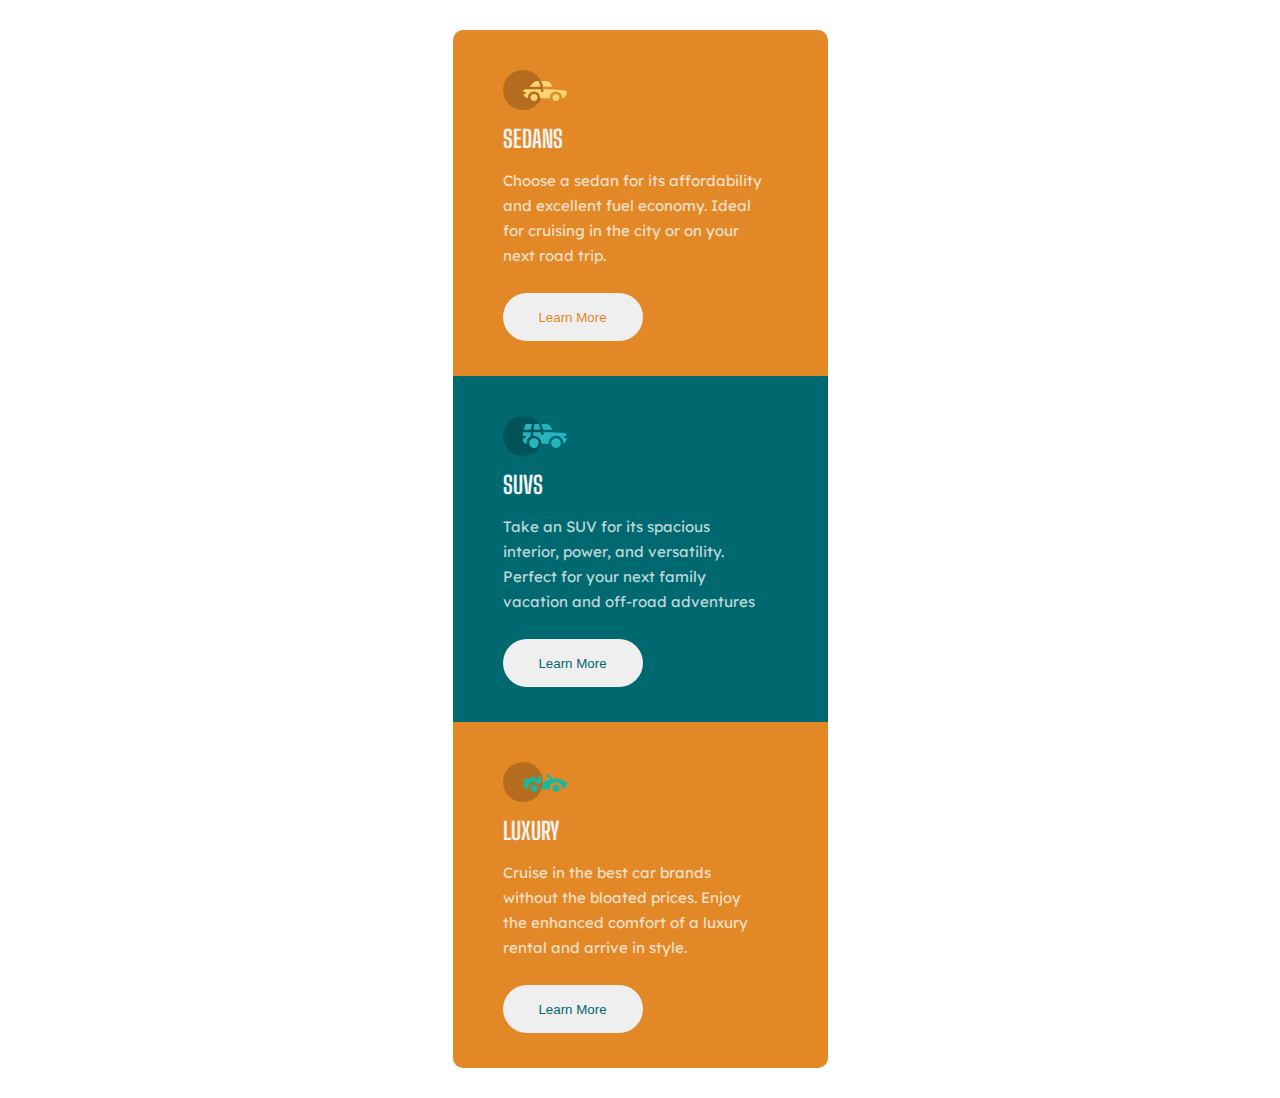
<file: 3-column/index.html>
<!DOCTYPE html>
<html lang="en">

<head>
  <meta charset="UTF-8">
  <meta name="viewport" content="width=device-width, initial-scale=1.0">
  <!-- displays site properly based on user's device -->

  <link rel="icon" type="image/png" sizes="32x32" href="./images/favicon-32x32.png">

  <link rel="stylesheet" href="./styles.css">

  <link rel="preconnect" href="https://fonts.googleapis.com">
  <link rel="preconnect" href="https://fonts.gstatic.com" crossorigin>
  <link href="https://fonts.googleapis.com/css2?family=Lexend+Deca&display=swap" rel="stylesheet">
  <link rel="preconnect" href="https://fonts.googleapis.com">
  <link rel="preconnect" href="https://fonts.gstatic.com" crossorigin>
  <link href="https://fonts.googleapis.com/css2?family=Big+Shoulders+Display:wght@700&family=Lexend+Deca&display=swap"
    rel="stylesheet">

  <title>Frontend Mentor | 3-column preview card component</title>

  <!-- Feel free to remove these styles or customise in your own stylesheet 👍 -->
  <!-- <style>
    .attribution {
      font-size: 11px;
      text-align: center;
    }

    .attribution a {
      color: hsl(228, 45%, 44%);
    }
  </style> -->
</head>

<body>
  <div class="container">
    <div class="card-component">
      <div class="card-1">
        <div class="img-component">
          <img src="./images/icon-sedans.svg" alt="">
        </div>
        <div class="title-component">
          <h2>SEDANS</h2>
        </div>
        <div class="text-component">
          <p>Choose a sedan for its affordability and excellent fuel economy. Ideal for cruising in the city
            or on your next road trip.</p>
        </div>
        <button class="boton btn-1">Learn More</button>
      </div>
      <div class="card-2">
        <div class="img-component">
          <img src="./images/icon-suvs.svg" alt="">
        </div>
        <div class="title-component">
          <h2>SUVS</h2>
        </div>
        <div class="text-component">
          <p>Take an SUV for its spacious interior, power, and versatility. Perfect for your next family vacation
            and off-road adventures</p>
        </div>
        <button class="boton btn-2">Learn More</button>
      </div>
      <div class="card-3">
        <div class="img-component">
          <img src="./images/icon-luxury.svg" alt="">
        </div>
        <div class="title-component">
          <h2>LUXURY</h2>
        </div>
        <div class="text-component">
          <p>Cruise in the best car brands without the bloated prices. Enjoy the enhanced comfort of a luxury
            rental and arrive in style.</p>
        </div>
        <button class="boton btn-3">Learn More</button>
      </div>
    </div>


    <!-- Sedans
  Choose a sedan for its affordability and excellent fuel economy. Ideal for cruising in the city 
  or on your next road trip. -->

    <!-- SUVs
  Take an SUV for its spacious interior, power, and versatility. Perfect for your next family vacation 
  and off-road adventures. -->

    <!-- Luxury
  Cruise in the best car brands without the bloated prices. Enjoy the enhanced comfort of a luxury 
  rental and arrive in style. -->

    <!-- <div class="attribution">
      Challenge by <a href="https://www.frontendmentor.io?ref=challenge" target="_blank">Frontend Mentor</a>.
      Coded by <a href="#">Your Name Here</a>.
    </div> -->
</body>

</html>
</file>
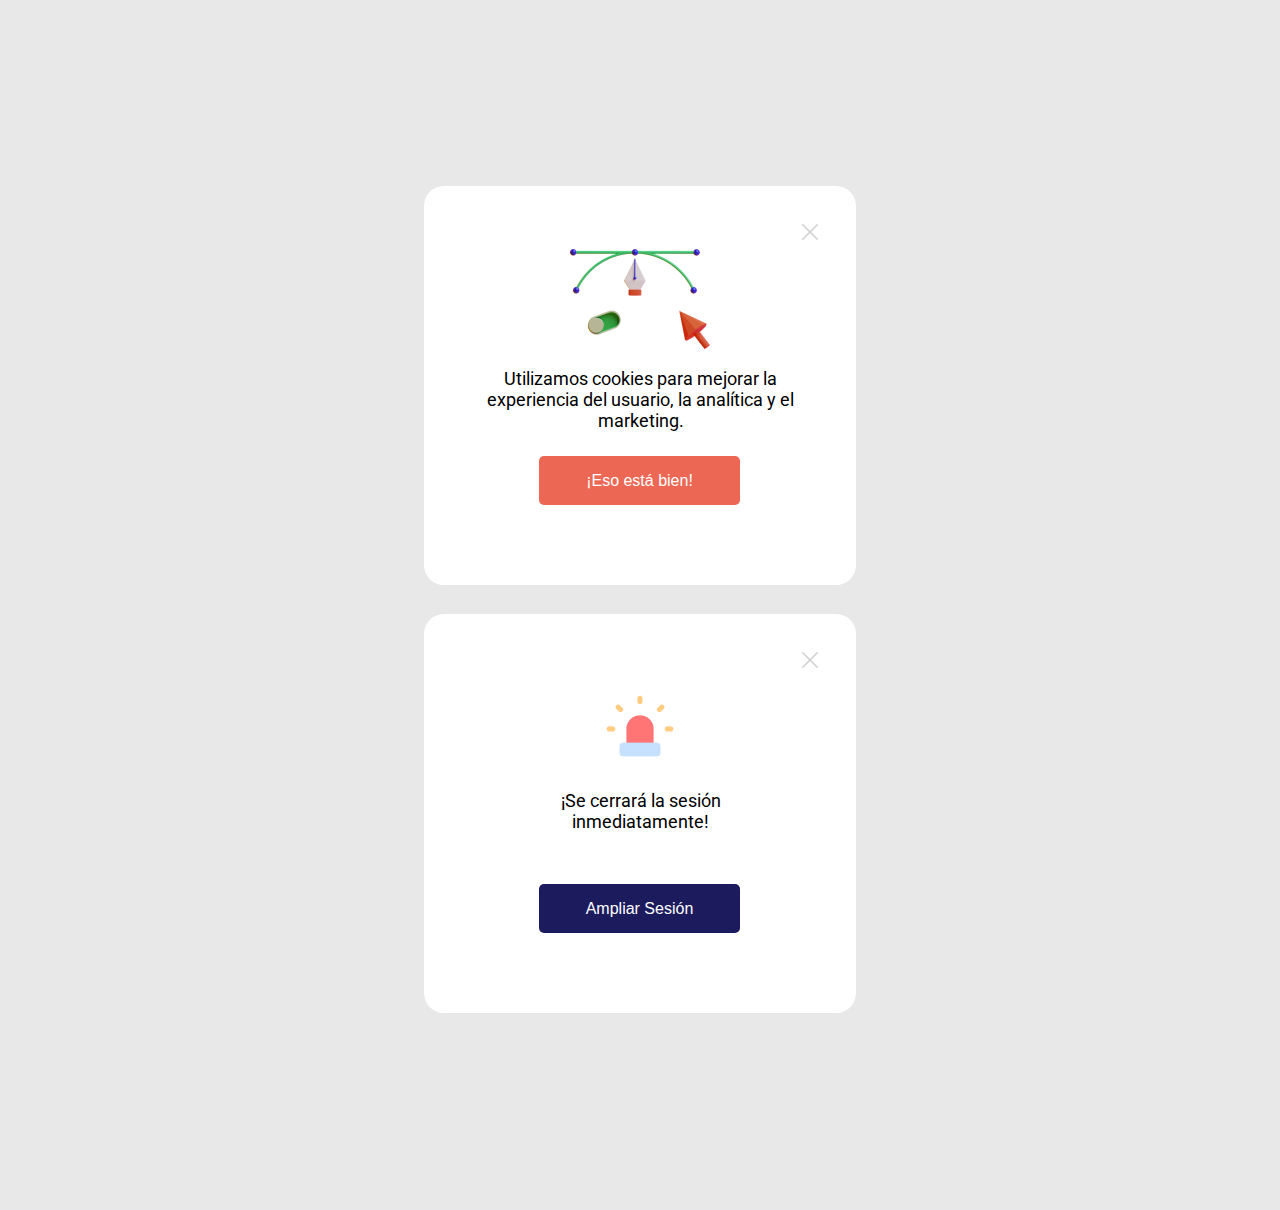
<file: Challenge_001/index.html>
<!DOCTYPE html>
<html lang="en">

<head>
    <meta charset="UTF-8">
    <meta http-equiv="X-UA-Compatible" content="IE=edge">
    <meta name="viewport" content="width=device-width, initial-scale=1.0">
    <link rel="stylesheet" href="./styles.css">
    <link rel="preconnect" href="https://fonts.googleapis.com">
    <link rel="preconnect" href="https://fonts.gstatic.com" crossorigin>
    <link href="https://fonts.googleapis.com/css2?family=Roboto&display=swap" rel="stylesheet">
    <title>#001 | Pop-ups</title>
</head>

<body>
    <div class="contenedores">
        <div class="contenedor-card1">
            <img src="./assets/close.png" alt="close" class="close-1">
            <img src="./assets/Saly-27.png" alt="imagen-1" class="imagen-1">
            <p class="parrafo-1">Utilizamos cookies para mejorar la experiencia del usuario, la analítica y el marketing.
            </p>
            <button class="boton-1">¡Eso está bien!</button>
        </div>
        <div class="contenedor-card2">
            <img src="./assets/close.png" alt="close" class="close-2">
            <img src="./assets/Frame.png" alt="imagen-2" class="imagen-2">
            <p class="parrafo-2">¡Se cerrará la sesión inmediatamente!</p>
            <button class="boton-2">Ampliar Sesión</button>
        </div>
    </div>
</body>

</html>
</file>
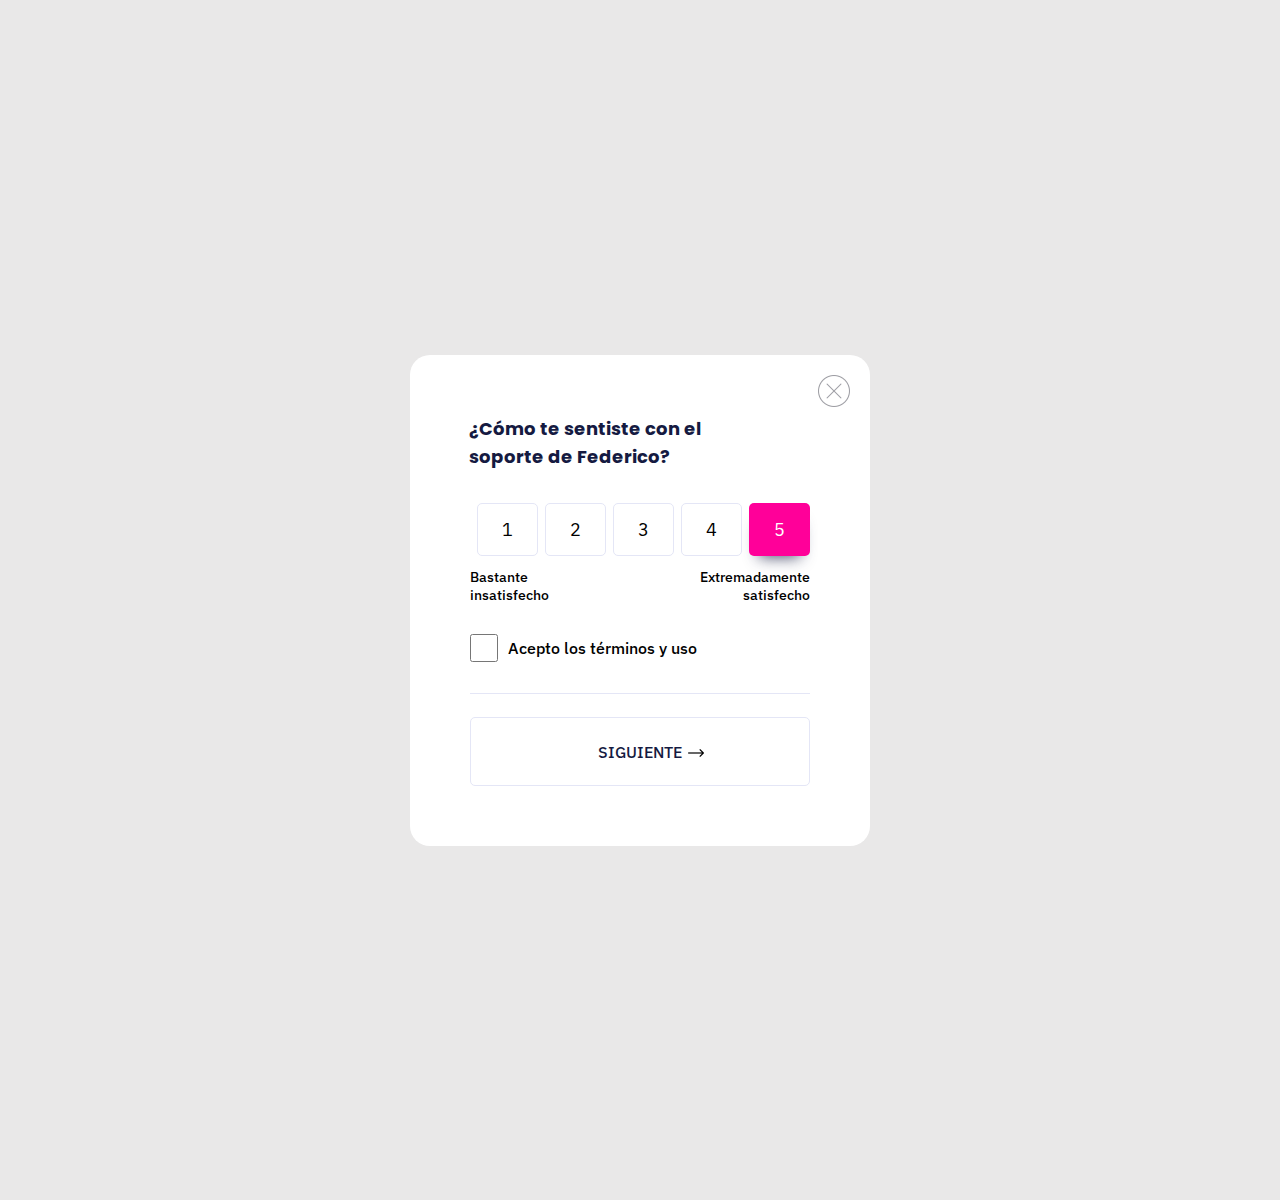
<file: Challenge_002/index.html>
<!DOCTYPE html>
<html lang="en">

<head>
    <meta charset="UTF-8">
    <meta http-equiv="X-UA-Compatible" content="IE=edge">
    <meta name="viewport" content="width=device-width, initial-scale=1.0">
    <link rel="stylesheet" href="./styles.css">
    <link rel="preconnect" href="https://fonts.googleapis.com">
    <link rel="preconnect" href="https://fonts.gstatic.com" crossorigin>
    <link href="https://fonts.googleapis.com/css2?family=Poppins&display=swap" rel="stylesheet">
    <link rel="preconnect" href="https://fonts.googleapis.com">
    <link rel="preconnect" href="https://fonts.gstatic.com" crossorigin>
    <link href="https://fonts.googleapis.com/css2?family=IBM+Plex+Sans:wght@700&display=swap" rel="stylesheet">
    <title>#002 | Feedback Pop-ups</title>
</head>

<body>
    <div class="contenedor">
        <div class="cancel">
            <img src="./assets/cancel.png" alt="cancelar">
        </div>
        <p class="parrafo-1">
            ¿Cómo te sentiste con el soporte de Federico?
        </p>
        <div class="card">
            <div class="content-card1">
                <p class="p-1">1</p>
            </div>
            <div class="content-card2">
                <p class="p-2">2</p>
            </div>
            <div class="content-card3">
                <p class="p-3">3</p>
            </div>
            <div class="content-card4">
                <p class="p-4">4</p>
            </div>
            <div class="content-card5">
                <p class="p-5">5</p>
            </div>
        </div>
        <div class="puntaje">
            <p class="puntaje-1">Bastante insatisfecho</p>
            <p class="puntaje-2">Extremadamente satisfecho</p>
        </div>
        <div class="terminos">
            <input type="checkbox" class="aceptar"> Acepto los términos y uso
        </div>

        <div class="linea-gris"></div>
        
        <button class="boton">SIGUIENTE <img src="./assets/right-arrow.png" alt="flecha" class="flecha"></button>


    </div>
</body>

</html>
</file>
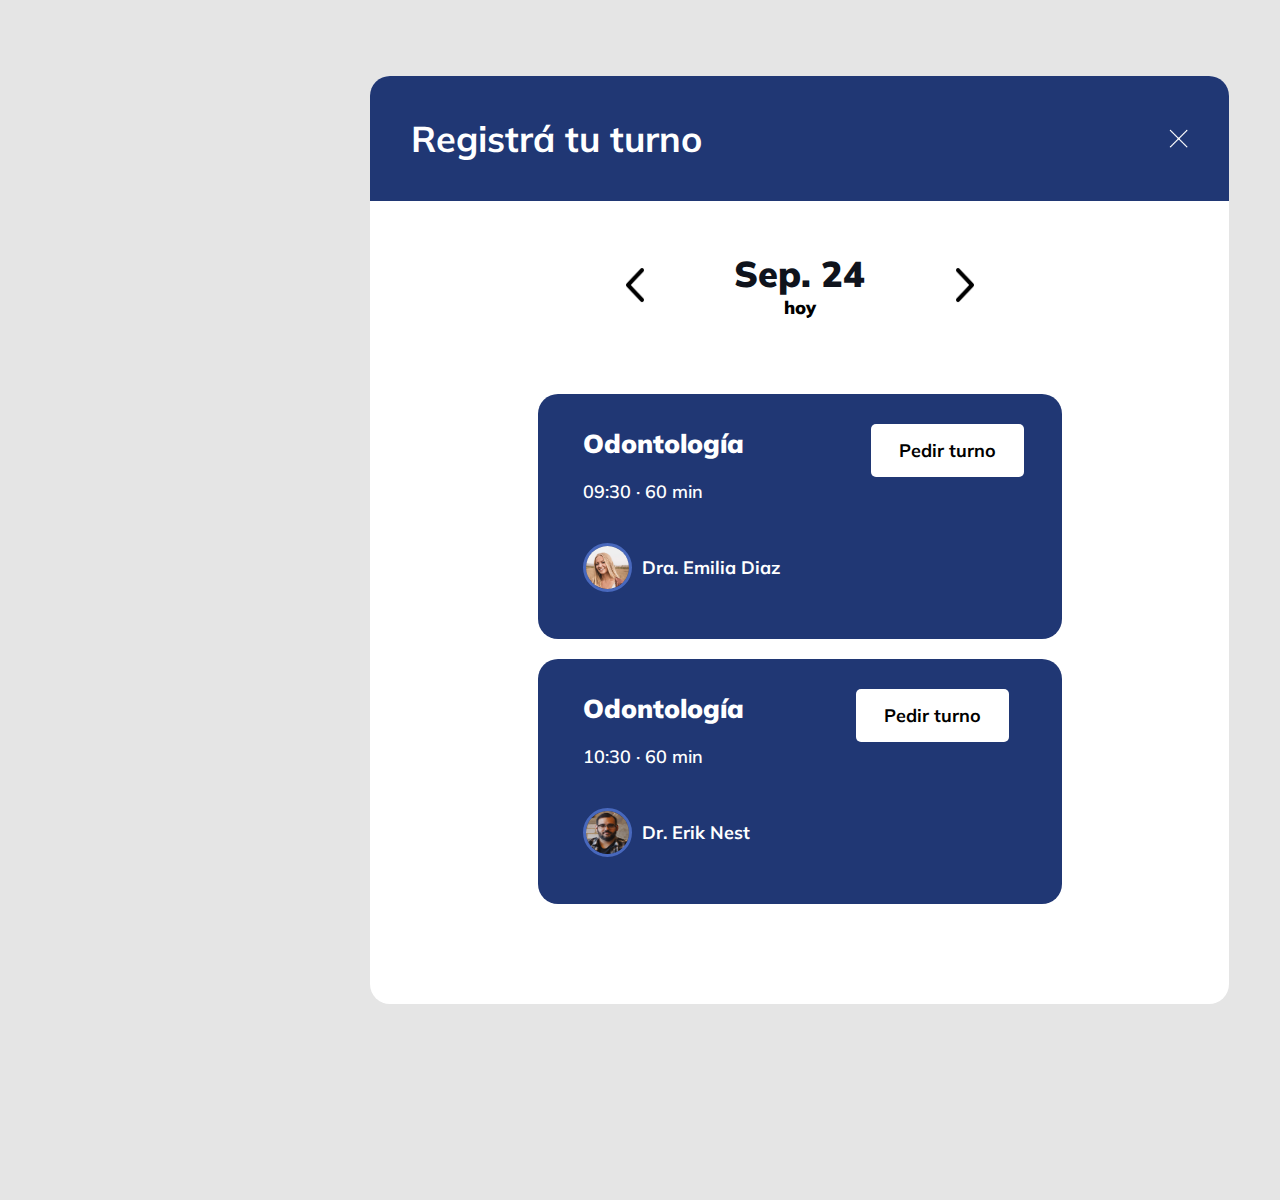
<file: Challenge_003/index.html>
<!DOCTYPE html>
<html lang="en">

<head>
    <meta charset="UTF-8">
    <meta http-equiv="X-UA-Compatible" content="IE=edge">
    <meta name="viewport" content="width=device-width, initial-scale=1.0">
    <link rel="stylesheet" href="./styles.css">
    <title>Card Modal</title>
</head>

<body>
    <div class="container-all">
        <div class="container">
            <header class="header">
                <h1>Registrá tu turno</h1>
                <img src="./assets/cancelar(1).png" alt="cancelar" class="cancelar">
            </header>
            <section class="date">
                <img src="./assets/mayor-que-el-simbolo.png" alt="" class="menor">
                <div class="date-day">
                    <h2 class="number">Sep. 24</h2>
                    <p class="day">hoy</p>
                </div>
                <img src="./assets/mayor-que-el-simbolo.png" alt="" class="mayor">
            </section>

            <section class="card-1">
                <div class="especialidad-1">
                    <h2 class="odont-1">Odontología</h2>
                    <p class="odont-time">09:30 &middot; 60 min</p>
                </div>
                <div class="turno">
                    <a href="#">Pedir turno</a>
                </div>
                <div class="professional">
                    <img src="./assets/people1.jpg" alt="" class="img-prof">
                    <p class="name-prof">Dra. Emilia Diaz</p>
                </div>
            </section>

            <section class="card-2">
                <div class="especialidad-2">
                    <h2 class="odont-2">Odontología</h2>
                    <p class="odont-time2">10:30 &middot; 60 min</p>
                </div>
                <div class="turno-2">
                    <a href="#">Pedir turno</a>
                </div>
                <div class="professional-2">
                    <img src="./assets/people3.jpg" width="48px" alt="" class="img-prof2">
                    <p class="name-prof-2">Dr. Erik Nest</p>
                </div>
            </section>
        </div>
    </div>
</body>

</html>
</file>
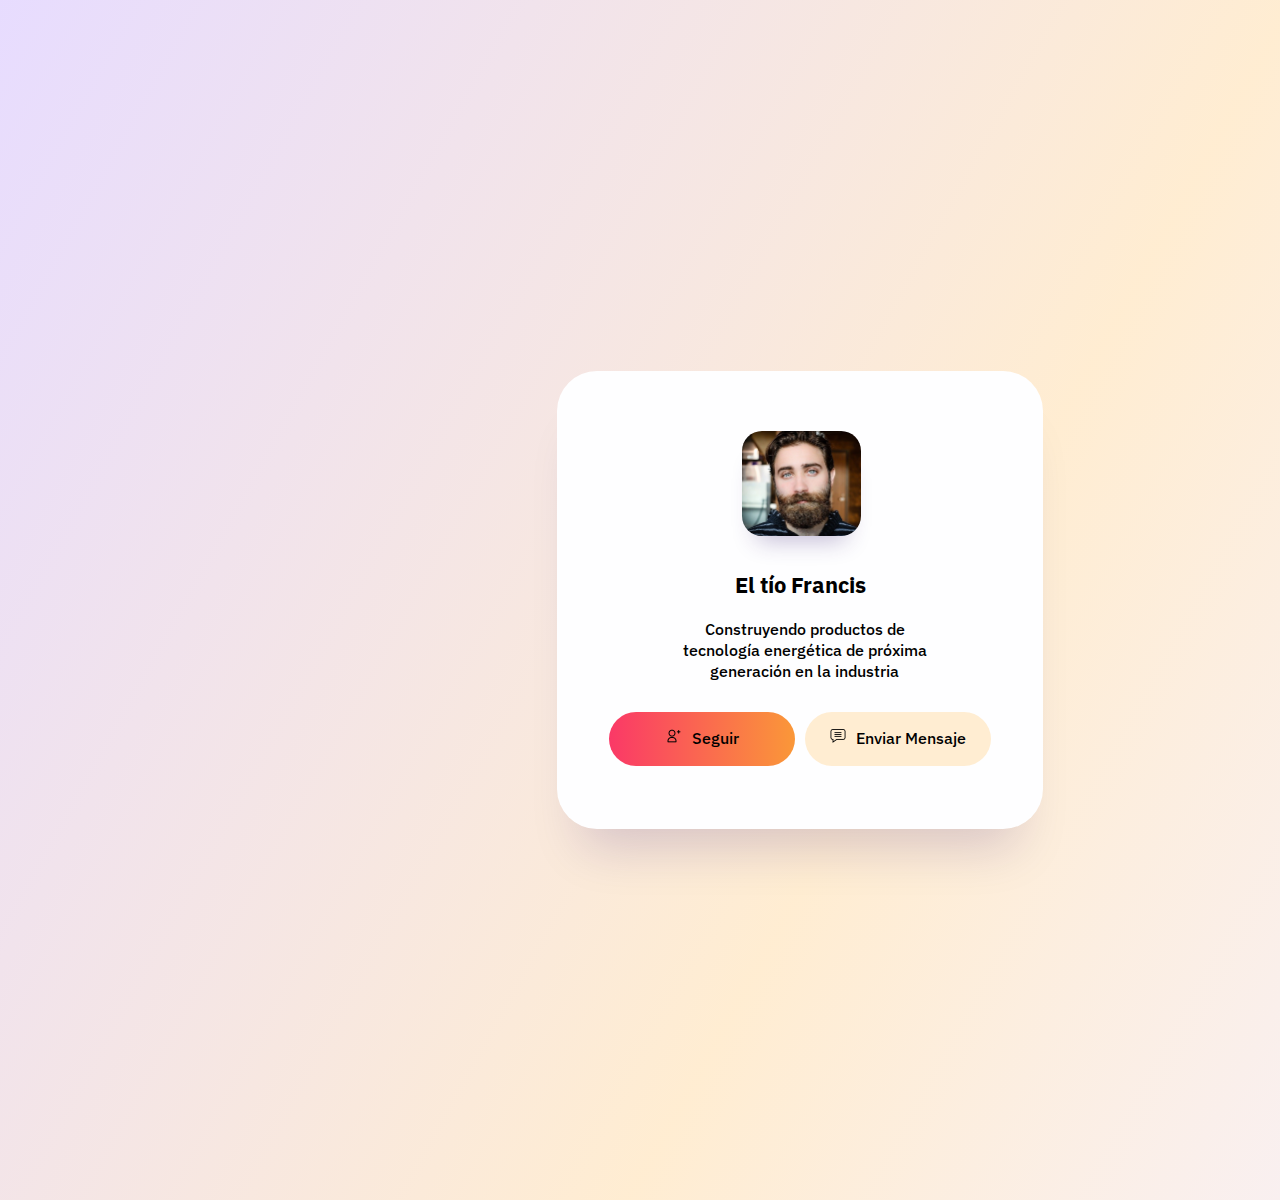
<file: Challenge_004/index.html>
<!DOCTYPE html>
<html lang="en">
<head>
    <meta charset="UTF-8">
    <meta http-equiv="X-UA-Compatible" content="IE=edge">
    <meta name="viewport" content="width=device-width, initial-scale=1.0">
    <link rel="stylesheet" href="./styles.css">
    <title>User Profile</title>
</head>
<body>
    <div class="container">
        <div class="card-container">
            <div class="image">
                <img class="img1" src="./assets/person.jpg" alt="" width="119px">
            </div>
            <div class="title">
                <h3 class="titlename">El tío Francis</h3>
            </div>
            <div class="paragraph">
                <p class="para1">Construyendo productos de tecnología energética de próxima generación en la industria</p>
            </div>
            <div class="buttons">
                <button class="btn-1"><img src="./assets/add-user.png" alt="">Seguir</button>
                <button class="btn-2"><img src="./assets/comment.png" alt="">Enviar Mensaje</button>
            </div>
        </div>
    </div>
</body>
</html>
</file>
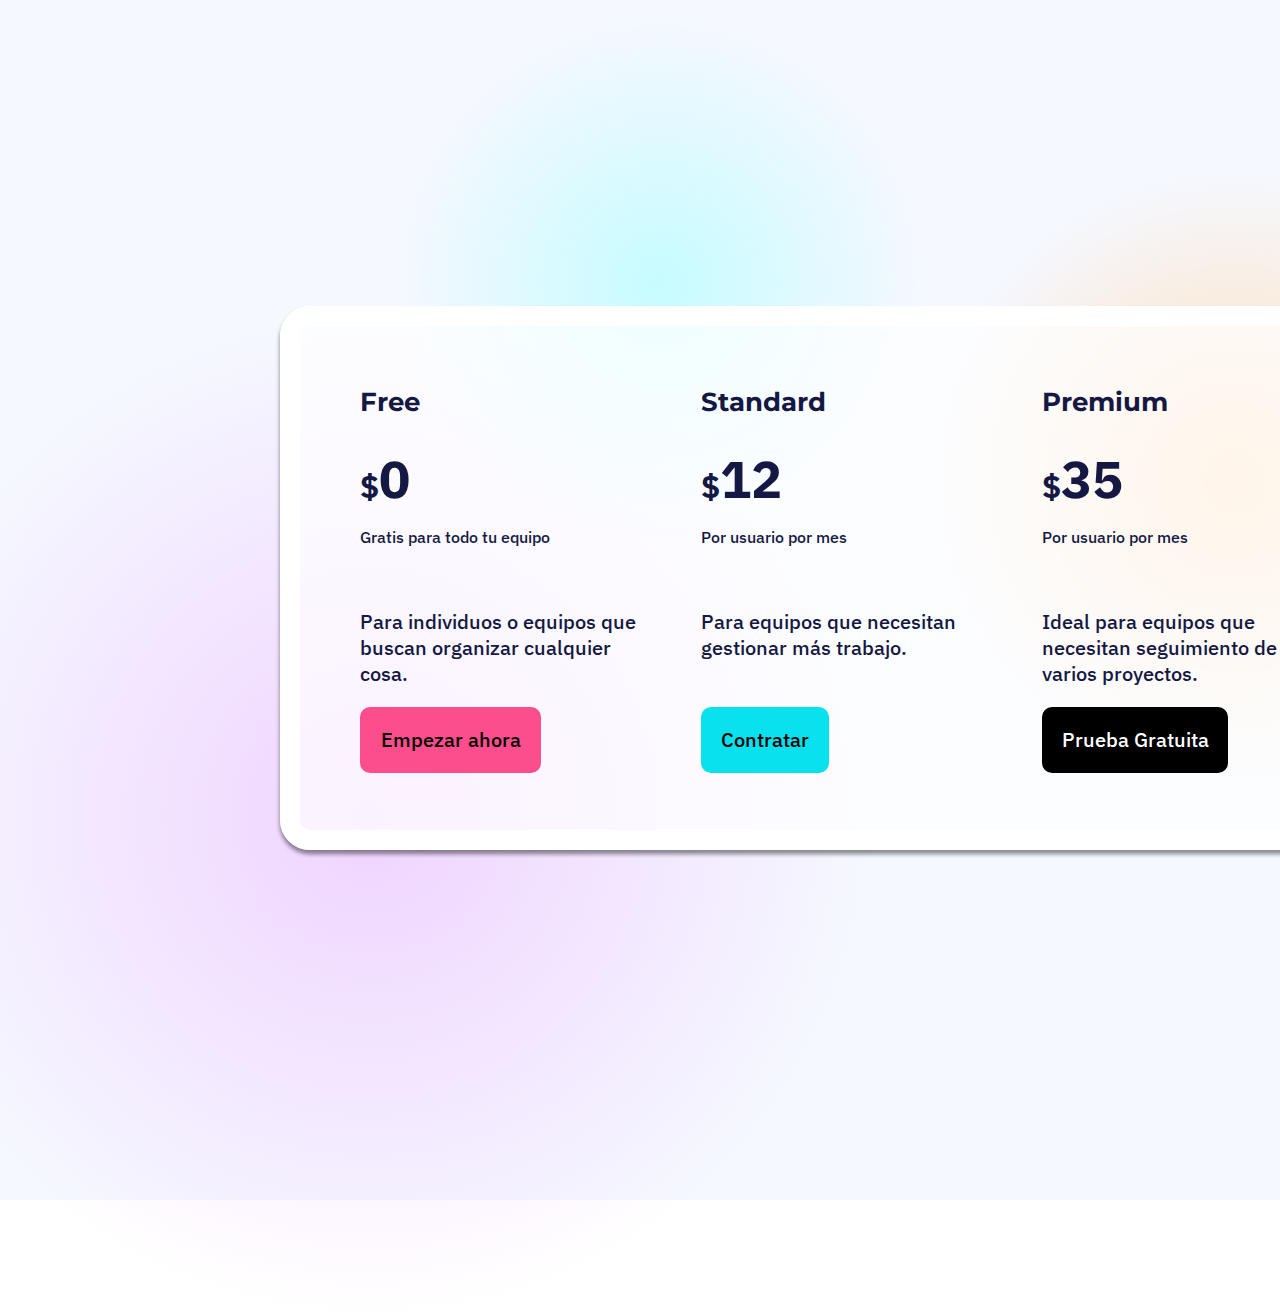
<file: Challenge_005/index.html>
<!DOCTYPE html>
<html lang="en">
<head>
    <meta charset="UTF-8">
    <meta http-equiv="X-UA-Compatible" content="IE=edge">
    <meta name="viewport" content="width=device-width, initial-scale=1.0">
    <link rel="stylesheet" href="./styles.css">
    <title>Pricing Card</title>
</head>
<body>
    <div class="container">
        <div class="elipse1"></div>
        <div class="elipse2"></div>
        <div class="elipse3"></div>

        <div class="cards-container">
            <div class="card1">
                <div class="title1">
                    <h3 class="title_free">Free</h3>
                </div>
                <div class="price0">
                    <h2 class="price1"><span>$</span>0</h2>
                    <p class="plan1">Gratis para todo tu equipo</p>
                </div>
                <div class="parapraph1">
                    <p class="paragraph-1">Para individuos o equipos que buscan organizar cualquier cosa.</p>
                </div>
                <div class="btn1">
                    <button class="btn_now">Empezar ahora</button>
                </div>
            </div>
            
            <div class="card2">
                <div class="title2">
                    <h3 class="title_standard">Standard</h3>
                </div>
                <div class="price12">
                    <h2 class="price2"><span>$</span>12</h2>
                    <p class="plan2">Por usuario por mes</p>
                </div>
                <div class="parapraph2">
                    <p class="paragraph-2">Para equipos que necesitan gestionar más trabajo.</p>
                </div>
                <div class="btn2">
                    <button class="btn-contract">Contratar</button>
                </div>
            </div>

            <div class="card3">
                <div class="title3">
                    <h3 class="title_premium">Premium</h3>
                </div>
                <div class="price35">
                    <h2 class="price3"><span>$</span>35</h2>
                    <p class="plan3">Por usuario por mes</p>
                </div>
                <div class="parapraph3">
                    <p class="paragraph-3">Ideal para equipos que necesitan seguimiento de varios proyectos.</p>
                </div>
                <div class="btn3">
                    <button class="btn-free">Prueba Gratuita</button>
                </div>
            </div>

        </div>
    </div>
</body>
</html>
</file>
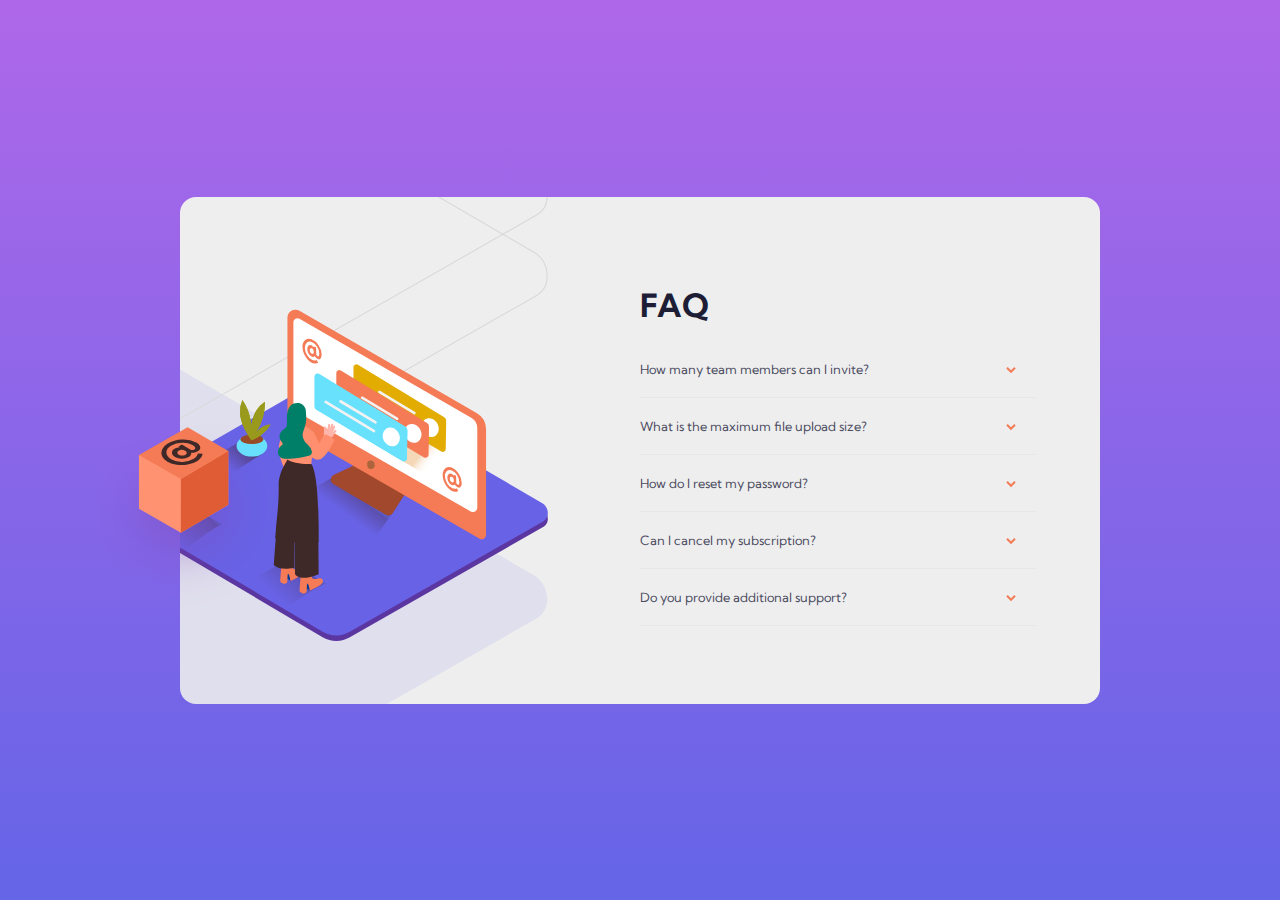
<file: Challenge_006/index.html>
<!DOCTYPE html>
<html lang="en">

<head>
  <meta charset="UTF-8">
  <meta name="viewport" content="width=device-width, initial-scale=1.0">
  <!-- displays site properly based on user's device -->

  <link rel="icon" type="image/png" sizes="32x32" href="./images/favicon-32x32.png">

  <link rel="stylesheet" href="./styles.css">

  <title>Frontend Mentor | FAQ Accordion Card</title>

  <!-- Feel free to remove these styles or customise in your own stylesheet 👍 -->
  <!-- <style>
    .attribution { font-size: 11px; text-align: center; }
    .attribution a { color: hsl(228, 45%, 44%); }
  </style> -->
</head>

<body>
<main class="card">

  <div class="card-images">
    <div class="bg1"></div>
    <div class="bg2"></div>
  </div>

  <div class="box-wrapper">
    <img class="box" src="./images/illustration-box-desktop.svg" alt="box">
  </div>

  <div class="card-accordion">
    <section class="accordion-question">
      <h1>FAQ</h1>
      <div class="ques-ans">
        <div class="question" onclick="toggleAnswer(this)">
          <p>How many team members can I invite?</p>
          <div class="icon-wrapper">
            <img src="./images/icon-arrow-down.svg" alt="">
          </div>
        </div>
        <div class="answer hide">
          <p>You can invite up to 2 additional users on the Free plan. There is no limit on
            team members for the Premium plan.</p>
        </div>
      </div>

      <div class="ques-ans">
        <div class="question" onclick="toggleAnswer(this)">
          <p>What is the maximum file upload size?</p>
          <div class="icon-wrapper">
            <img src="./images/icon-arrow-down.svg" alt="">
          </div>
        </div>
        <div class="answer hide">
          <p>No more than 2GB. All files in your account must fit your allotted storage space.</p>
        </div>
      </div>

      <div class="ques-ans">
        <div class="question" onclick="toggleAnswer(this)">
          <p>How do I reset my password?</p>
          <div class="icon-wrapper">
            <img src="./images/icon-arrow-down.svg" alt="">
          </div>
        </div>
        <div class="answer hide">
          <p>Click “Forgot password” from the login page or “Change password” from your profile page. A reset link will be emailed to you.</p>
        </div>
      </div>

      <div class="ques-ans">
        <div class="question" onclick="toggleAnswer(this)">
          <p>Can I cancel my subscription?</p>
          <div class="icon-wrapper">
            <img src="./images/icon-arrow-down.svg" alt="">
          </div>
        </div>
        <div class="answer hide">
          <p>Yes! Send us a message and we’ll process your request no questions asked.</p>
        </div>
      </div>

      <div class="ques-ans">
        <div class="question" onclick="toggleAnswer(this)">
          <p>Do you provide additional support?</p>
          <div class="icon-wrapper">
            <img src="./images/icon-arrow-down.svg" alt="">
          </div>
        </div>
        <div class="answer hide">
          <p>Chat and email support is available 24/7. Phone lines are open during normal business hours.</p>
        </div>
      </div>

    </section>
  </div>
</main>

<script src="./script.js"></script>
    
</body>

</html>
</file>
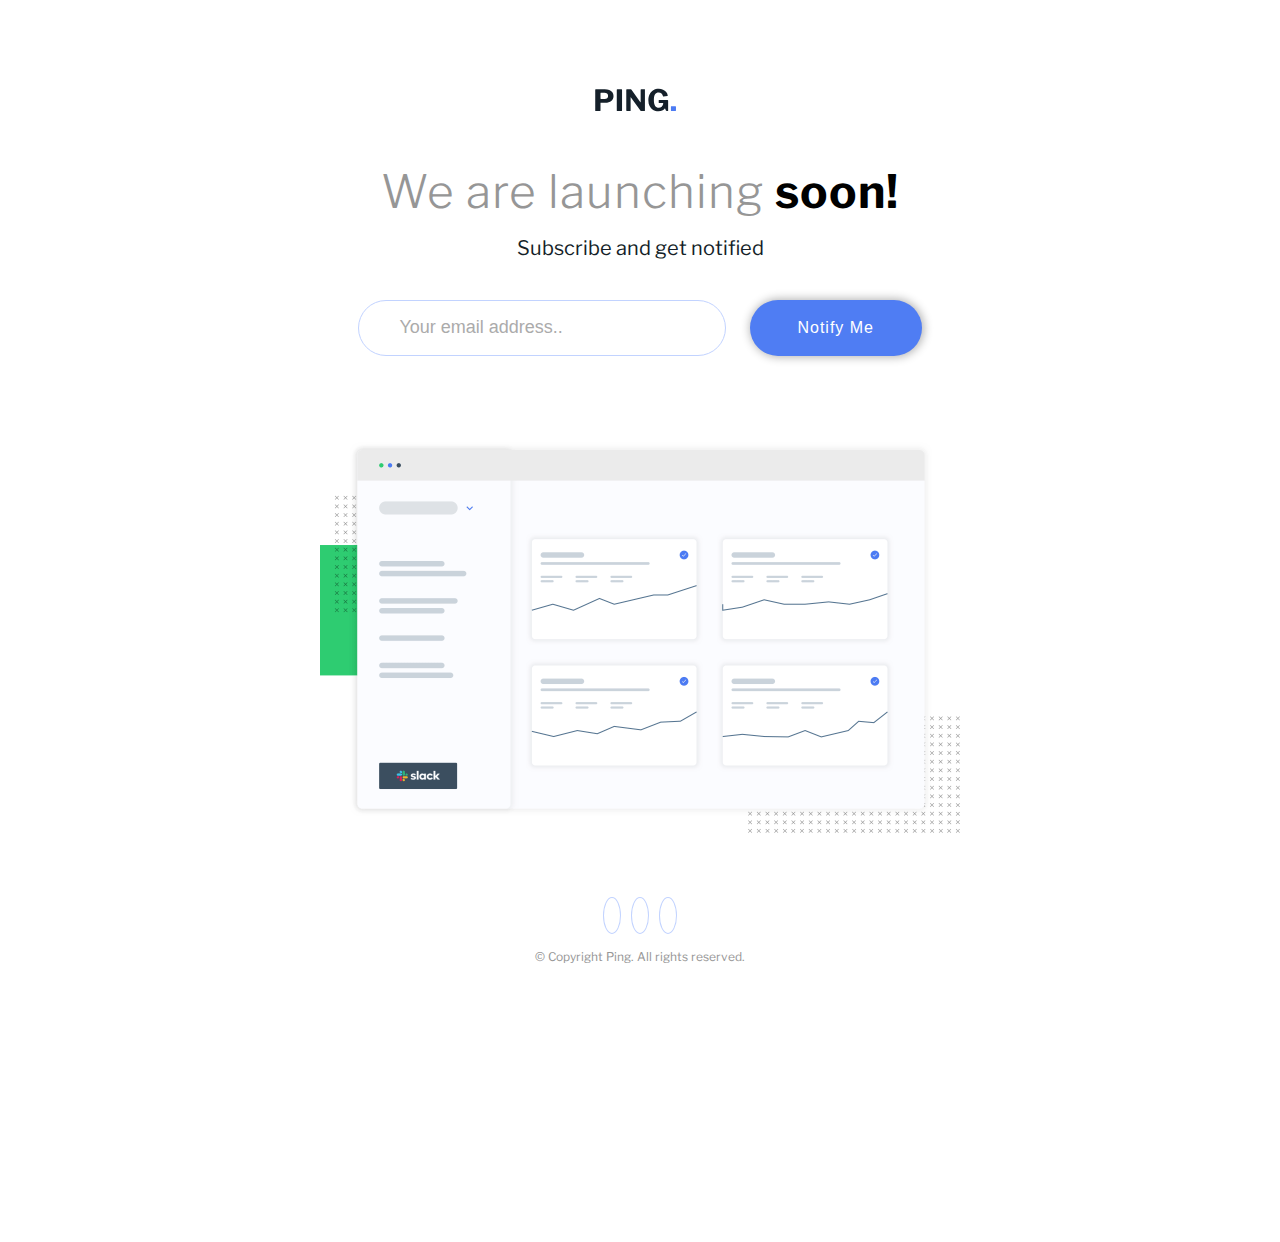
<file: Challenge_008/index.html>
<!DOCTYPE html>
<html lang="en">
  <head>
    <meta charset="UTF-8" />
    <meta name="viewport" content="width=device-width, initial-scale=1.0" />
    <!-- displays site properly based on user's device -->

    <link rel="icon" type="image/png" sizes="32x32" href="./images/favicon-32x32.png"/>

    <link rel="stylesheet" href="./styles.css" />
    <title>Frontend Mentor | Ping coming soon page</title>

  </head>
  <body>
    <main>
      <div class="header-logo"></div>

      <article class="title-section">
        <h1>We are launching <span class="soon">soon!</span></h1>
        <p class="title-info">Subscribe and get notified</p>
      </article>

      <article class="input-section">
        <input id="email-input" class="email-input" type="email"  placeholder="Your email address.."
        />
        <label for="email-input" class="email-input-message"></label>

        <button class="submit-btn">Notify Me</button>
      </article>
      <article>

        <div class="statistics-img"></div>
      </article>
    </main>

    <footer>

      <section class="social-media">
        <a class="facebook"><i class="fa-brands fa-facebook-f"></i></a>
        <a class="twitter"><i class="fa-brands fa-twitter"></i></a>
        <a class="instagram"><i class="fa-brands fa-instagram"></i></a>
      </section>

      <p class="copyright">&copy; Copyright Ping. All rights reserved.</p>
    </footer>

    <script src="./app.js"></script>
  </body>
</html>
</file>
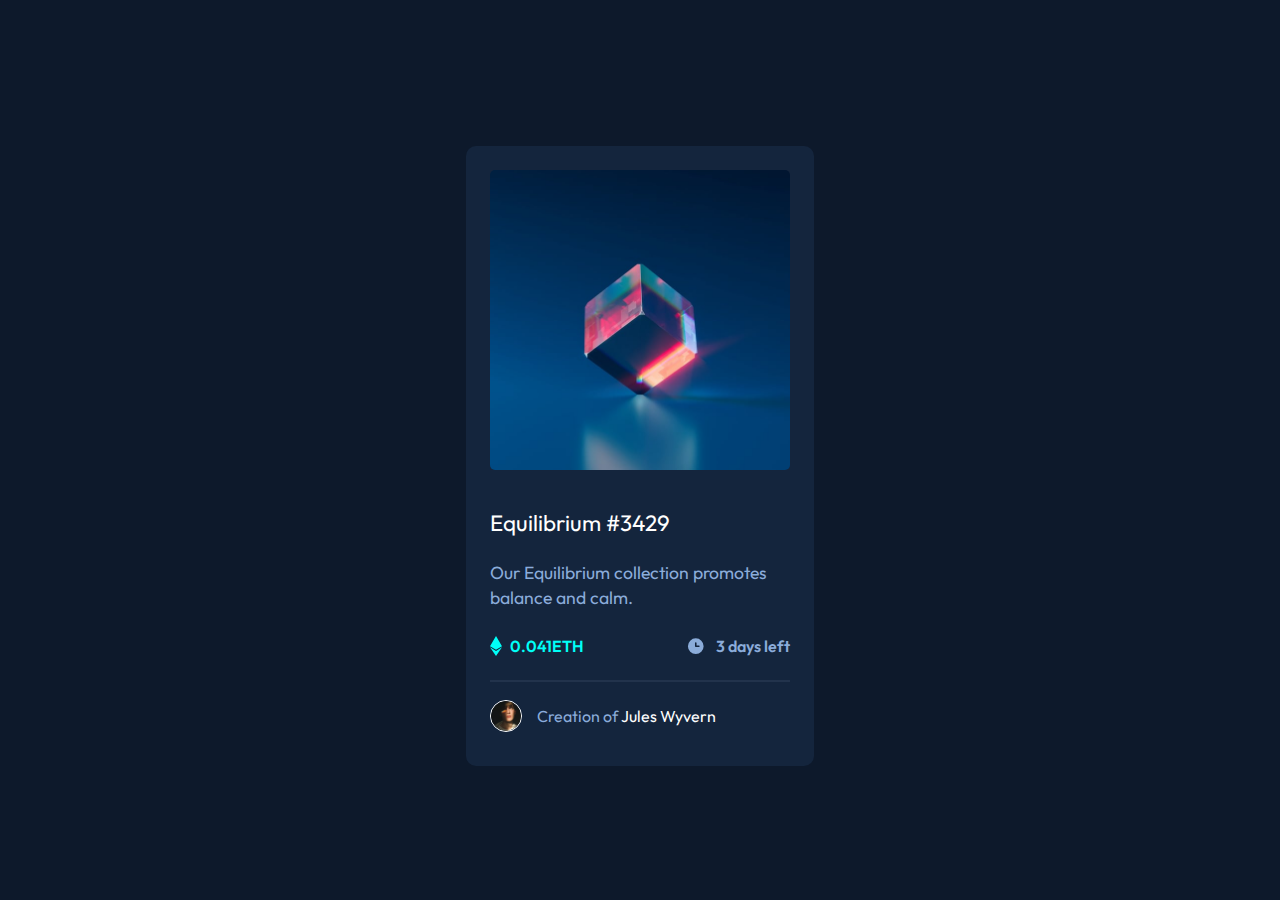
<file: Challenge_009/index.html>
<!DOCTYPE html>
<html lang="en">
<head>
  <meta charset="UTF-8">
  <meta name="viewport" content="width=device-width, initial-scale=1.0"> <!-- displays site properly based on user's device -->

  <link rel="icon" type="image/png" sizes="32x32" href="./images/favicon-32x32.png">
  <link rel="stylesheet" href="./styles.css">
  
  <title>Frontend Mentor | NFT preview card component</title>

</head>
<body>

  <main class="main-container">
    <section class="nft-container">

      <div class="container-image">
            <div class="main-image"></div>
            <div class="color-image"></div>
        </div>

        <div class="container-title">
            <h1><a href="">Equilibrium #3429</a> </h1>
            <p>Our Equilibrium collection promotes balance and calm.</p>
        </div>

        <div class="container-details">

          <div class="pricing">
                <div class="pricing-img"></div>
                <div>
                    <p>0.041ETH</p>
                </div>
            </div>
            <div class="timing">
                <div class="timing-img"></div>
                <div>
                    <p>3 days left</p>
                </div>
            </div>
        </div>
        <hr class="container-line">

        <div class="author">
            <img src="images/image-avatar.png" alt="">
            <p>Creation of <a href="" class="author-name">Jules Wyvern</a></p>
        </div>
    </section>
</main>
</body>
</html>
</file>
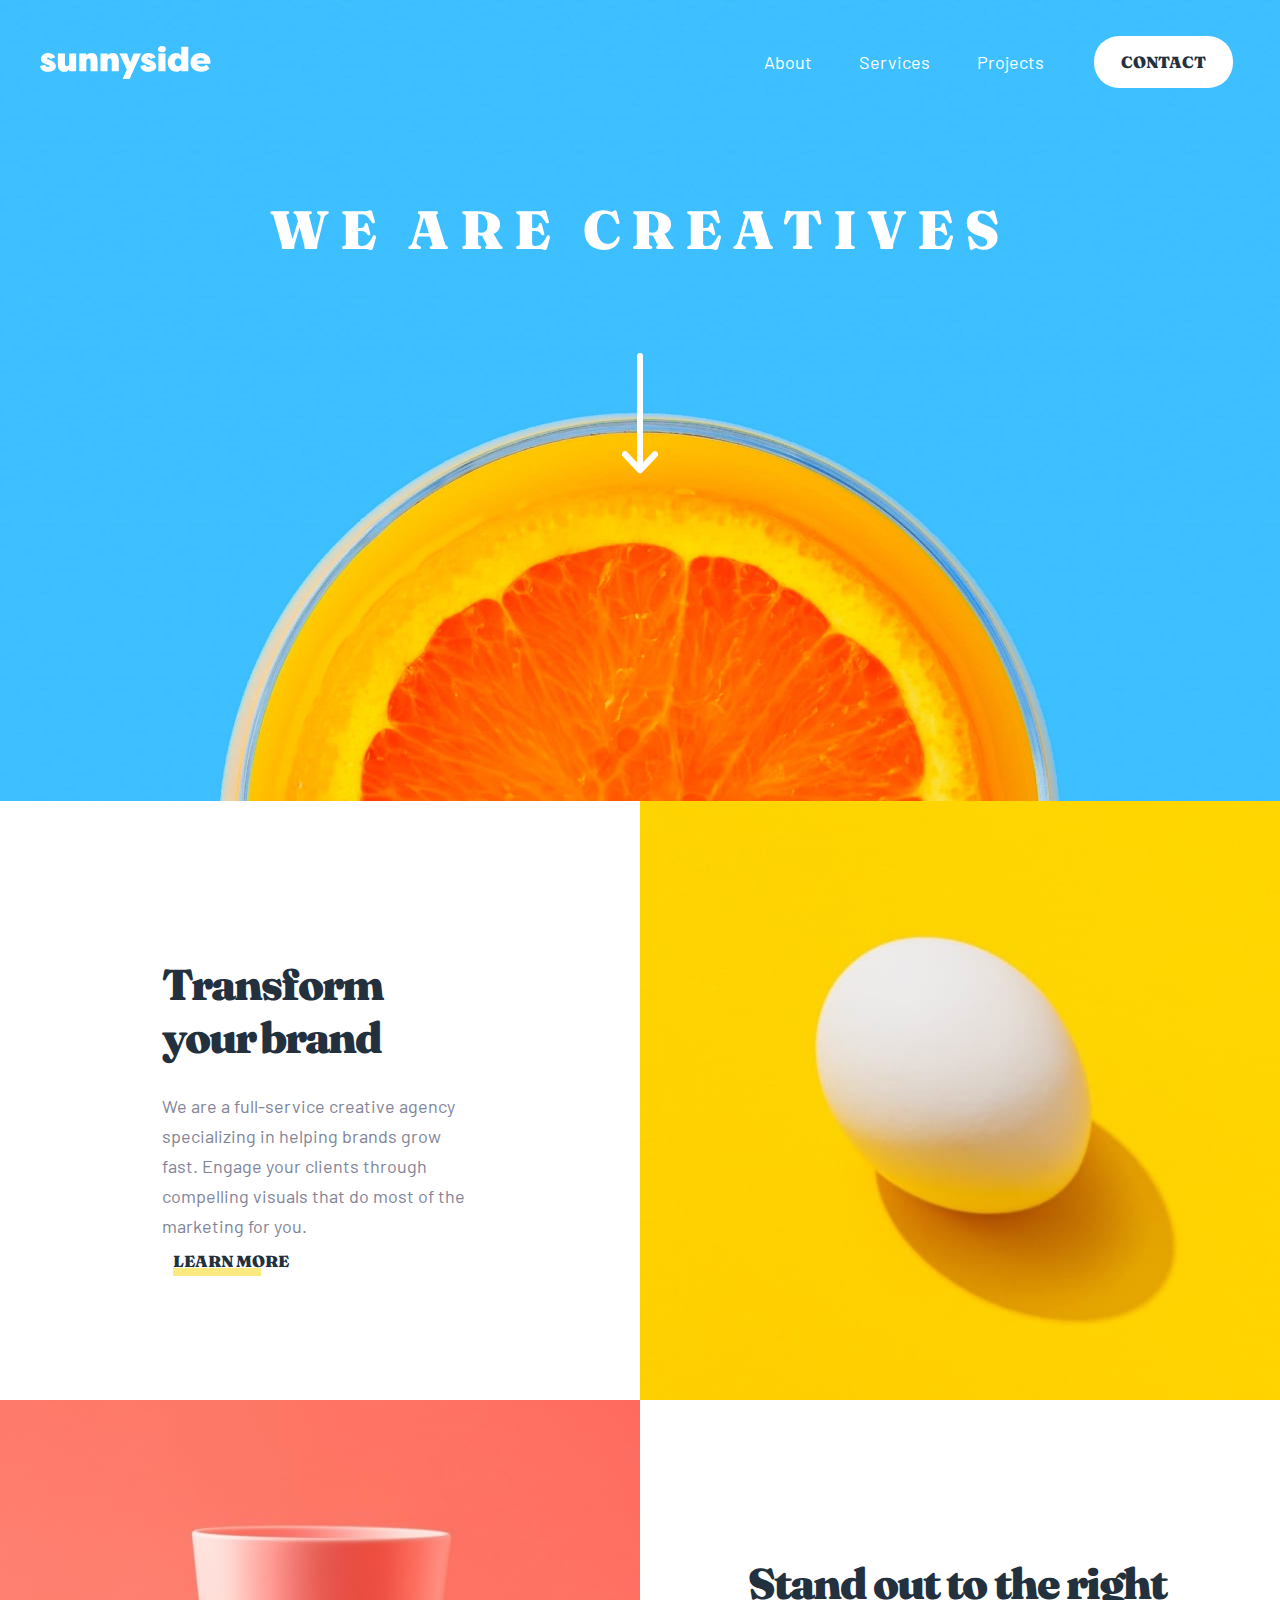
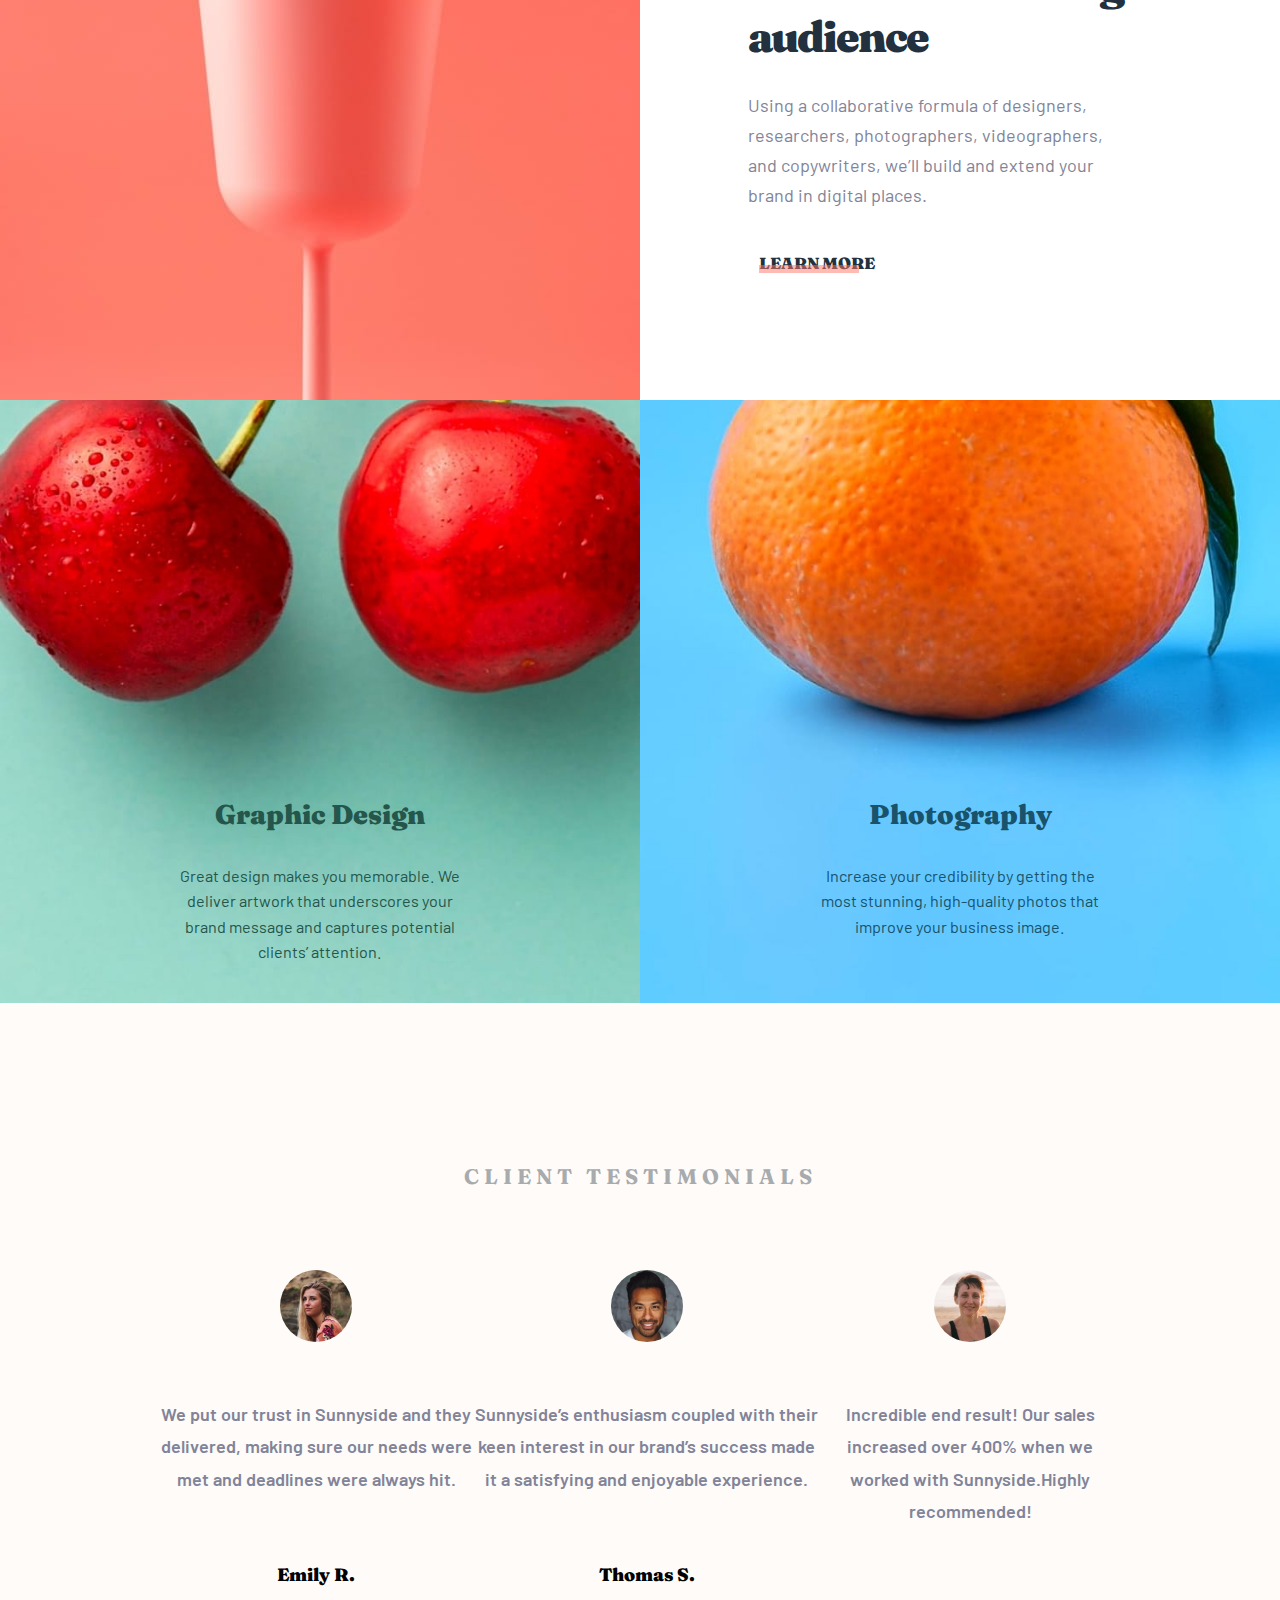
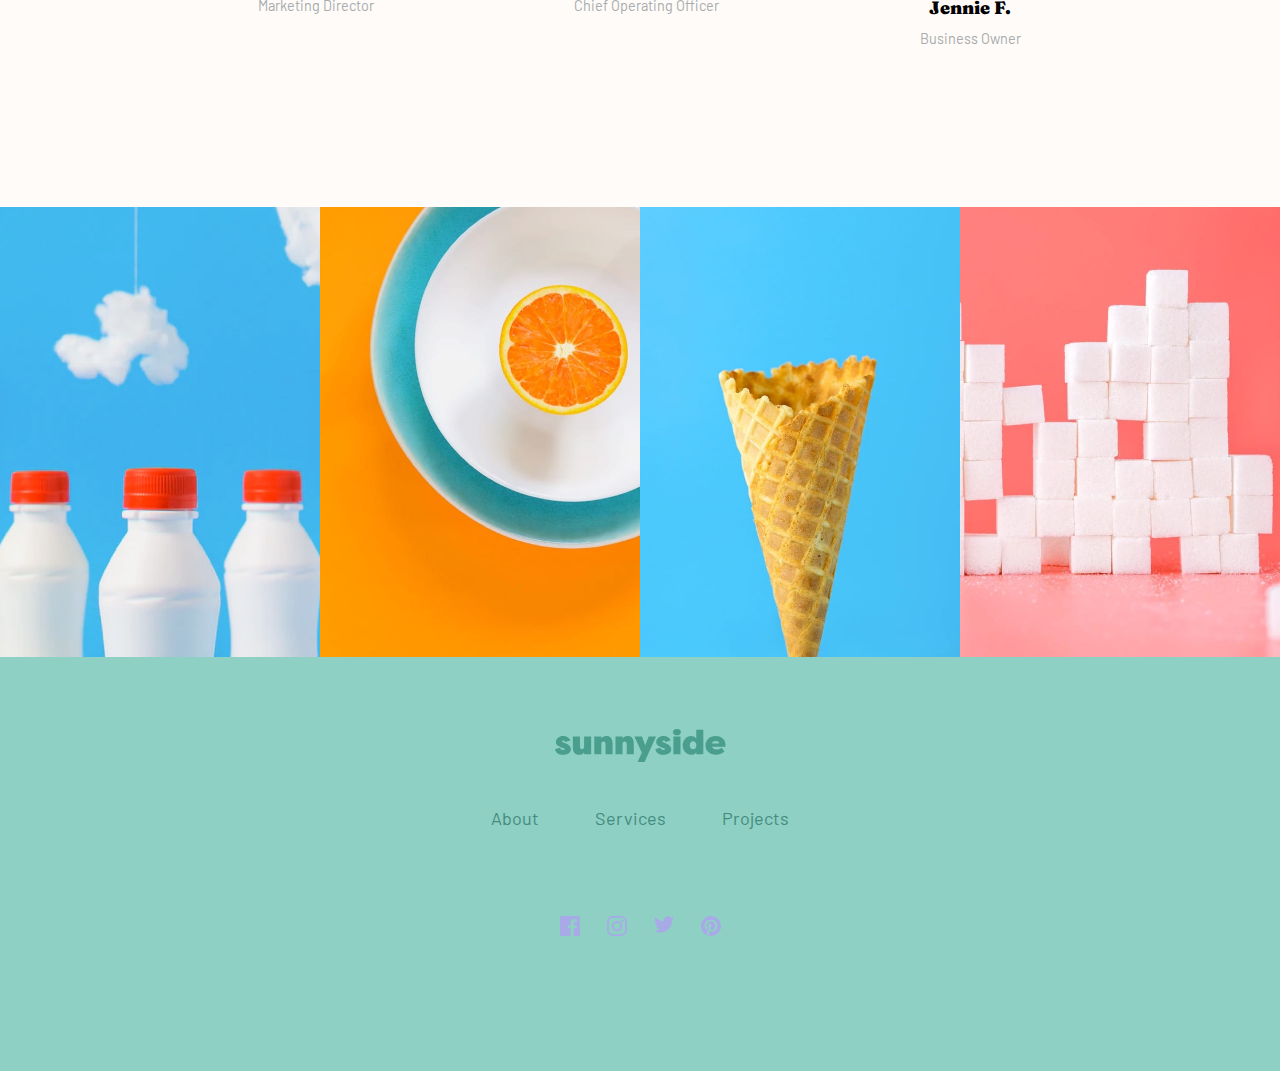
<file: Challenge_010/index.html>
<!DOCTYPE html>
<html lang="en">
<head>
  <meta charset="UTF-8">
  <meta name="viewport" content="width=device-width, initial-scale=1.0"> 

  <link rel="icon" type="image/png" sizes="32x32" href="./images/favicon-32x32.png">
  <link rel="stylesheet" href="./styles.css">
  
  <title>Frontend Mentor | Sunnyside agency landing page</title>

</head>
<body>
  <header>

    <nav>
      <img class="logo" src="images/logo.svg" alt="">
      <div class="menu-section">
        <ul class="menu">
          <li><a href="">About</a> </li>
          <li><a href="">Services</a> </li>
          <li><a href="">Projects</a></li>
        </ul>
        <a class="contact" href="">Contact</a>
      </div>
      <i class="fa-solid fa-bars"></i>
    </nav>
    <h1>We are creatives</h1>
    <img class="arrow-img" src="images/icon-arrow-down.svg" alt="arrow down">
  </header>


  <main>
    <article class="transform">
      
      <div class="transform-section-img"></div>
      <section>
        <h2> Transform your brand</h2>
        <p>We are a full-service creative agency specializing in helping brands grow fast.
          Engage your clients through compelling visuals that do most of the marketing for you.</p>
        <a href="">Learn more</a>
      </section>
    </article>

    <article class="standout-section">
    
      <div class="standout-section-img"></div>
      <section>
        <h2>
          Stand out to the right audience</h2>
        <p>Using a collaborative formula of designers, researchers, photographers, videographers, and copywriters,
          we’ll build
          and extend your brand in digital places.</p>
        <a href="">Learn more</a>
      </section>
    </article>
    <article class="section-3">
     
      <section class="graphic-design">

        <section class="text-content">
          <h2> Graphic design</h2>
          <p> Great design makes you memorable. We deliver artwork that underscores your brand message and captures
            potential
            clients’ attention.</p>
        </section>
      </section>
      <section class="photography-section">
 
        <section class="text-content">
          <h2>
            Photography</h2>
          <p> Increase your credibility by getting the most stunning, high-quality photos that improve your business
            image.
          </p>
        </section>
      </section>
    </article>

    <article class="testimonials">
      <h3> Client testimonials
      </h3>
      <section class="profiles">
       
        <div class="profile">
          <img src="images/image-emily.jpg" alt="person">
          <p class="feedback"> We put our trust in Sunnyside and they delivered, making sure our needs were met and
            deadlines were always
            hit.
          </p>
          <div class="author-block">
            <p class="profile-author"> Emily R.
            </p>
            <p class="author-job"> Marketing Director</p>
          </div>
        </div>
        <div class="profile">
          <img src="images/image-thomas.jpg" alt="person">
          <p class="feedback"> Sunnyside’s enthusiasm coupled with their keen interest in our brand’s success made it a
            satisfying and
            enjoyable
            experience.
          </p>
          <div class="author-block">
            <p class="profile-author"> Thomas S.
            </p>
            <p class="author-job">Chief Operating Officer</p>
          </div>
        </div>
        <div class="profile">
          <img src="images/image-jennie.jpg" alt="person">
          <p class="feedback">Incredible end result! Our sales increased over 400% when we worked with Sunnyside.Highly
            recommended!

          </p>
          <div class="author-block">
            <p class="profile-author">Jennie F.
            </p>
            <p class="author-job"> Business Owner</p>
          </div>
        </div>

      </section>
    </article>

    <article class="image-grid">

      <div class="milk"></div>
      <div class="orange"></div>
      <div class="cone"></div>
      <div class="sugar"></div>
    </article>
  </main>


  <footer>

    <img class="logo" src="images/logo.svg" alt="">

    <ul class="footer-menu">
      <li><a href="">About</a> </li>
      <li><a href="">Services</a> </li>
      <li><a href="">Projects</a></li>
    </ul>
    <ul class="social-media">
      <li> <a href="/"><img src="images/icon-facebook.svg" alt="facebook"></a></li>
      <li> <a href="/"><img src="images/icon-instagram.svg" alt="instagram"></a></li>
      <li> <a href="/"><img src="images/icon-twitter.svg" alt="twitter"></a></li>
      <li> <a href="/"><img src="images/icon-pinterest.svg" alt="pinterest"></a></li>
    </ul>
  </footer>
  <script src="./app.js"></script>
</body>
</html>
</file>
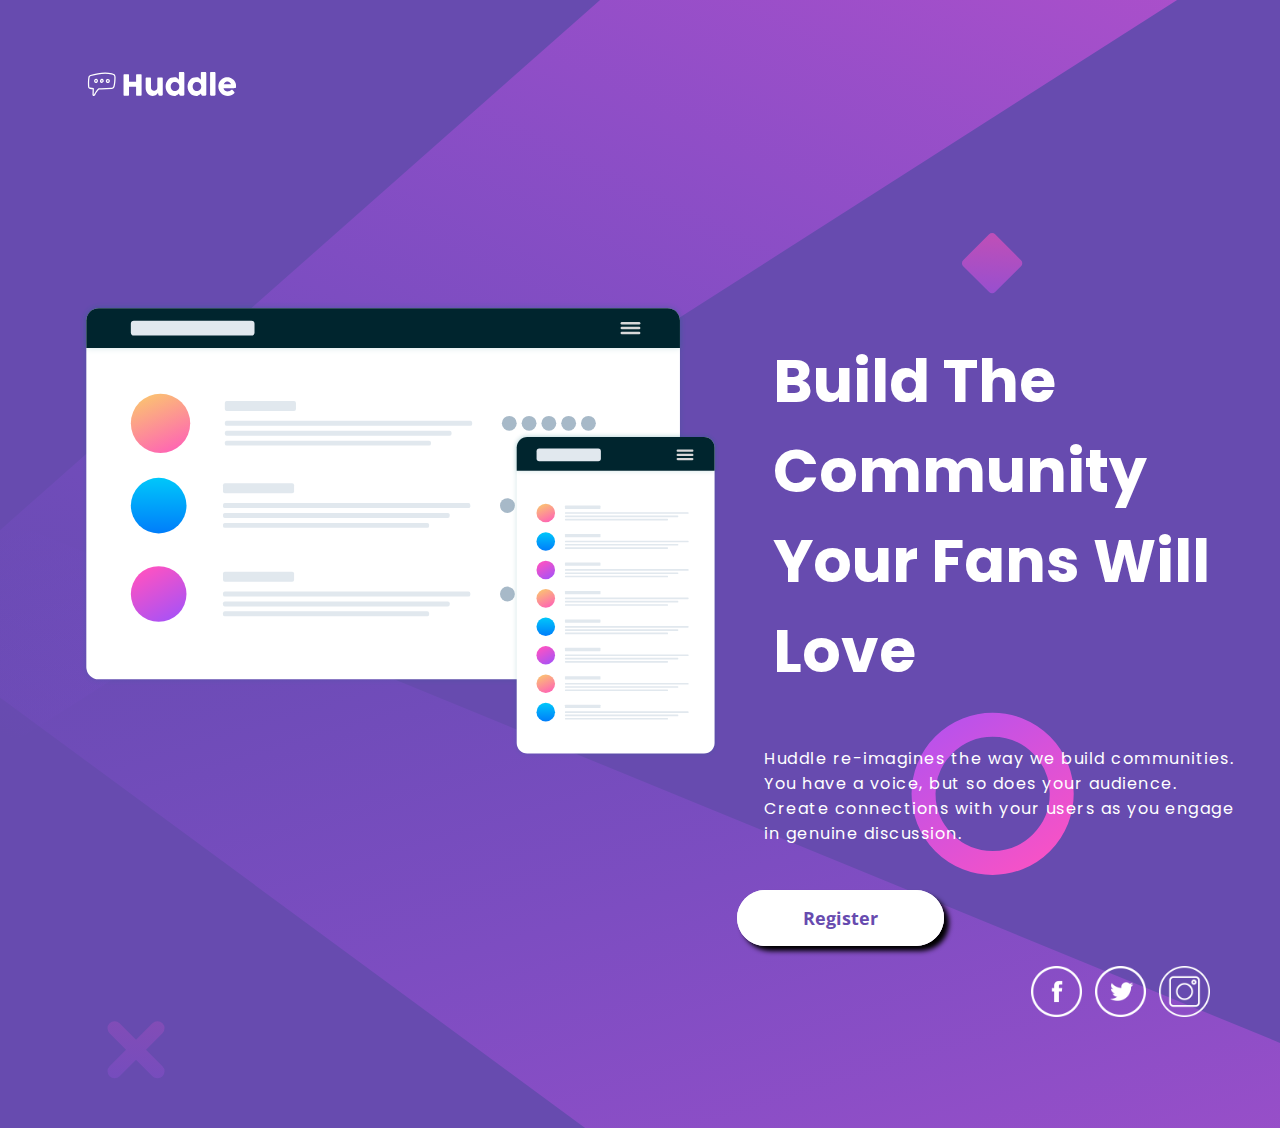
<file: huddle-landing-page/index.html>
<!DOCTYPE html>
<html lang="en">

<head>
  <meta charset="UTF-8">
  <meta name="viewport" content="width=device-width, initial-scale=1.0">
  <!-- displays site properly based on user's device -->

  <link rel="icon" type="image/png" sizes="32x32" href="./images/favicon-32x32.png">

  <link rel="stylesheet" href="./styles.css">

  <title>Frontend Mentor | Huddle landing page with single introductory section</title>

  <!-- Feel free to remove these styles or customise in your own stylesheet 👍 -->
  <!-- <style>
    .attribution { font-size: 11px; text-align: center; }
    .attribution a { color: hsl(228, 45%, 44%); }
  </style> -->
</head>

<body>
  <div class="container">
    <header class="header">
      <img src="./images/logo.svg" alt="logo" class="logo-texto">
    </header>
    <section class="imagen">
      <img src="./images/illustration-mockups.svg" alt="" class="img-section">
    </section>
    <section class="info">
      <div class="title">
        <h1>Build The Community Your Fans Will Love</h1>
      </div>
      <div class="paragraph">
        <p>Huddle re-imagines the way we build communities. You have a voice, but so does your audience.
          Create connections with your users as you engage in genuine discussion.</p>
      </div>
    </section>
    <div class="button">
      <a href="#">Register</a>
    </div>
    <footer class="footer">
      <ul>
        <li><img src="./images/facebook.png" alt="facebook"></li>
        <li><img src="./images/twitter.png" alt="twitter"></li>
        <li><img src="./images/instagram.png" alt="instagram"></li>
    </ul>
    </footer>

  </div>

  <!-- Build The Community Your Fans Will Love

  Huddle re-imagines the way we build communities. You have a voice, but so does your audience. 
  Create connections with your users as you engage in genuine discussion. 

  Register -->

  <!-- <footer>
    <p class="attribution">
      Challenge by <a href="https://www.frontendmentor.io?ref=challenge" target="_blank">Frontend Mentor</a>. 
      Coded by <a href="#">Your Name Here</a>.
    </p>
  </footer> -->
</body>

</html>
</file>
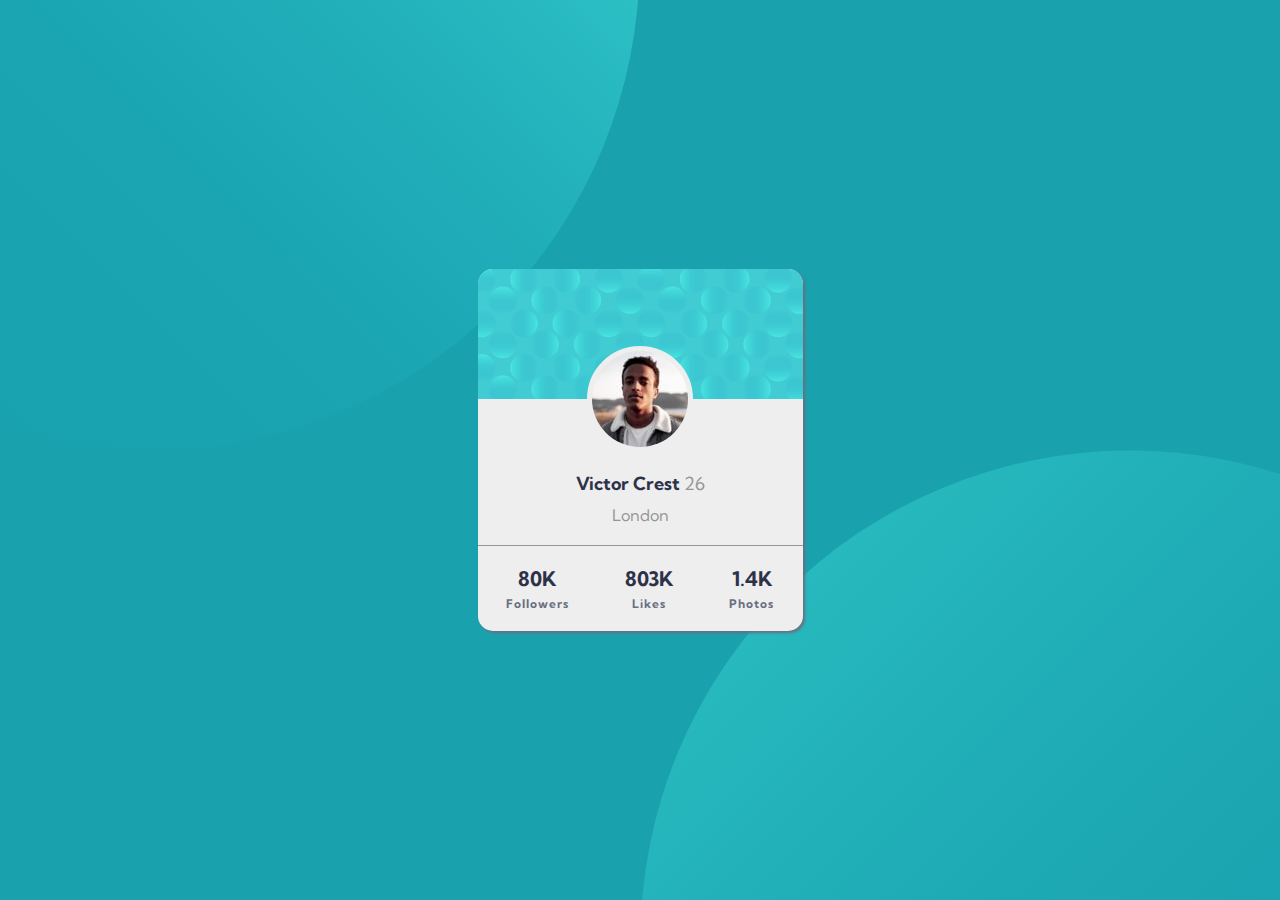
<file: Profile-card-component/index.html>
<!DOCTYPE html>
<html lang="en">

<head>
  <meta charset="UTF-8">
  <meta name="viewport" content="width=device-width, initial-scale=1.0">
  <!-- displays site properly based on user's device -->

  <link rel="icon" type="image/png" sizes="32x32" href="./images/favicon-32x32.png">

  <link rel="stylesheet" href="./styles.css">
  <link rel="shortcut icon" href="./images/favicon-32x32.png" type="image/x-icon">

  <link rel="preconnect" href="https://fonts.googleapis.com">
  <link rel="preconnect" href="https://fonts.gstatic.com" crossorigin>
  <link href="https://fonts.googleapis.com/css2?family=Kumbh+Sans:wght@400;700&display=swap" rel="stylesheet">

  <title>Frontend Mentor | Profile card component</title>

  <!-- Feel free to remove these styles or customise in your own stylesheet 👍 -->
  <!-- <style>
    .attribution { font-size: 11px; text-align: center; }
    .attribution a { color: hsl(228, 45%, 44%); }
  </style> -->
</head>

<body>
  <div class="container">
    <div class="card">
      <img src="./images/bg-pattern-card.svg" alt="imagen header" class="card-header">
      <div class="card-body">
        <img src="./images/image-victor.jpg" alt="img-victor" class="img">
        <h1 class="title">
          Victor Crest <span>26</span>
        </h1>
        <p class="text">London</p>
      </div>
      <div class="card-footer">
        <div class="footer-text">
          <h3>80K</h3>
          <p>Followers</p>
        </div>
        <div class="footer-text">
          <h3>803K</h3>
          <p>Likes</p>
        </div>
        <div class="footer-text">
          <h3>1.4K</h3>
          <p>Photos</p>
        </div>
      </div>
    </div>
  </div>








  <!-- <div class="attribution">
    Challenge by <a href="https://www.frontendmentor.io?ref=challenge" target="_blank">Frontend Mentor</a>. 
    Coded by <a href="#">Your Name Here</a>.
  </div> -->
</body>

</html>
</file>
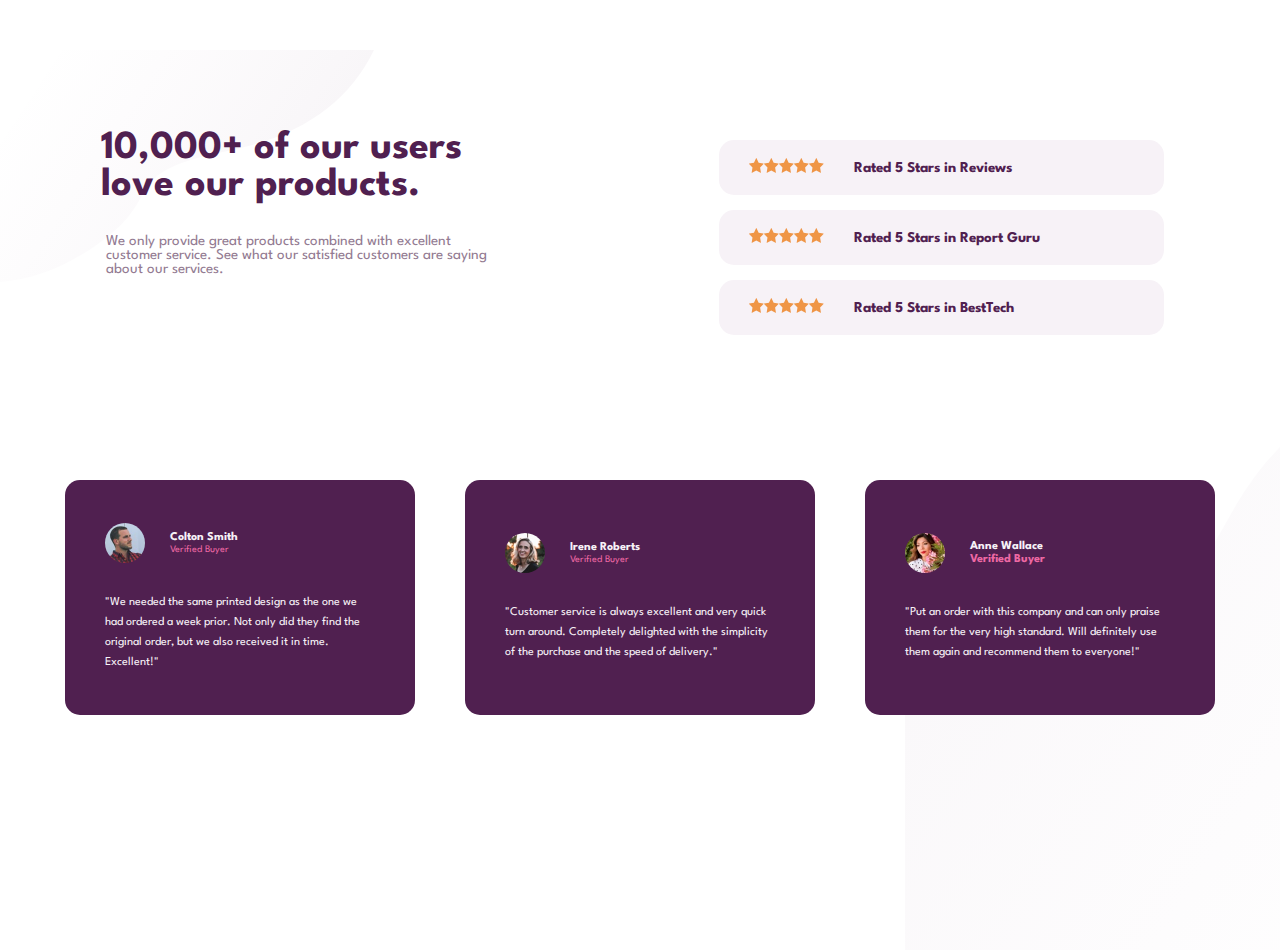
<file: Social-proof-section/index.html>
<!DOCTYPE html>
<html lang="en">

<head>
  <meta charset="UTF-8"/>
  <meta name="viewport" content="width=device-width, initial-scale=1.0" />
  <link rel="stylesheet" href="./styles.css">
  <link rel="shortcut icon" href="./images/favicon-32x32.png" type="image/x-icon">
  <!-- displays site properly based on user's device -->

  <link rel="icon" type="image/png" sizes="32x32" href="./images/favicon-32x32.png" />

  <title>Frontend Mentor | Social proof section</title>

  <!-- Feel free to remove these styles or customise in your own stylesheet 👍 -->
  <!-- <style>
      .attribution {
        font-size: 11px;
        text-align: center;
      }
      .attribution a {
        color: hsl(228, 45%, 44%);
      }
    </style> -->
</head>

<body>

  <div class="container-all">
    <div class="container">
      <div class="content-header">
        <div class="header">
          <h1>10,000+ of our users love our products.</h1>
          <p>We only provide great products combined with excellent customer service.
            See what our satisfied customers are saying about our services.</p>
        </div>

        <div class="ratings">
          <div class="stars star-1">
            <img src="./images/icon-star.svg" alt="star">
            <img src="./images/icon-star.svg" alt="star">
            <img src="./images/icon-star.svg" alt="star">
            <img src="./images/icon-star.svg" alt="star">
            <img src="./images/icon-star.svg" alt="star">
            <h3>Rated 5 Stars in Reviews</h3>
          </div>
          <div class="stars star-2">
            <img src="./images/icon-star.svg" alt="star">
            <img src="./images/icon-star.svg" alt="star">
            <img src="./images/icon-star.svg" alt="star">
            <img src="./images/icon-star.svg" alt="star">
            <img src="./images/icon-star.svg" alt="star">
            <h3>Rated 5 Stars in Report Guru</h3>
          </div>
          <div class="stars star-3">
            <img src="./images/icon-star.svg" alt="star">
            <img src="./images/icon-star.svg" alt="star">
            <img src="./images/icon-star.svg" alt="star">
            <img src="./images/icon-star.svg" alt="star">
            <img src="./images/icon-star.svg" alt="star">
            <h3>Rated 5 Stars in BestTech</h3>
          </div>
        </div>
      </div>

      <div class="card-container">
        <div class="cards card-1">
          <div class="info">
            <img src="./images/image-colton.jpg" alt="Colton">
            <div class="name">
              <h3>Colton Smith</h3>
              <p>Verified Buyer</p>
            </div>
          </div>
          <p class="paragraph">"We needed the same printed design as the one we had ordered a week prior.
            Not only did they find the original order, but we also received it in time.
            Excellent!"</p>
        </div>
        <div class="cards card-2">
          <div class="info">
            <img src="./images/image-irene.jpg" alt="Irene">
            <div class="name">
              <h3>Irene Roberts</h3>
              <p>Verified Buyer</p>
            </div>
          </div>
          <p class="paragraph">"Customer service is always excellent and very quick turn around. Completely
            delighted with the simplicity of the purchase and the speed of delivery."</p>
        </div>
        <div class="cards card-3">
          <div class="info">
            <img src="./images/image-anne.jpg" alt="Anne">
            <div class="name">
              <h3>Anne Wallace</li>
                <p>Verified Buyer</p>
            </div>
          </div>
          <p class="paragraph">"Put an order with this company and can only praise them for the very high
            standard. Will definitely use them again and recommend them to everyone!"</p>
        </div>
      </div>

    </div>

  </div>


  <!-- <div class="attribution">
      Challenge by
      <a href="https://www.frontendmentor.io?ref=challenge" target="_blank"
        >Frontend Mentor</a
      >. Coded by <a href="#">Your Name Here</a>.
    </div> -->
</body>

</html>
</file>
<file: 3-column/styles.css>
:root {
    --Bright-orange: hsl(31, 77%, 52%);
    --Dark-cyan: hsl(184, 100%, 22%);
    --Very-dark-cyan: hsl(179, 100%, 13%);
    --Transparent-white: hsla(0, 0%, 100%, 0.75);
    --Very-light-gray: hsl(0, 0%, 95%);
    --Big-Shoulders:'Big Shoulders Display', cursive;
    --Lexend-Deca: 'Lexend Deca', sans-serif;
}

* {
    margin: 0;
    padding: 0;
    box-sizing: border-box;
}

.container {
    display: flex;
    justify-content: center;
    align-items: center;
    
    margin: 30px 0px;
}

.card-component {
    color: var(--Very-light-gray);
    margin: 0px 16px;
    max-width: 375px;
}

@media screen and (min-width: 1440px) {
    .card-component{
        display: flex;
        flex-direction: row;
        align-items: center;
        justify-content: center;
        max-width: 1100px;
    }
}

.card-1 {
    width: 100%;
    min-height: 240px;
    padding-left: 50px;
    padding-top: 40px;
    background-color: var(--Bright-orange);
    border-radius: 10px 10px 0 0;
}

@media screen and (min-width: 1440px) {
    .card-1 {
        border-radius: 10px 0 0 10px;
        min-height: 550px;
    }
}

.card-2 {
    width: 100%;
    min-height: 240px;
    padding-left: 50px;
    padding-top: 40px;
    background-color: var(--Dark-cyan);
}

@media screen and (min-width: 1440px) {
    .card-2 {
        min-height: 550px;
    }
}

.card-3 {
    width: 100%;
    min-height: 240px;
    padding-left: 50px;
    padding-top: 40px;
    background-color: var(--Bright-orange);
    border-radius: 0 0 10px 10px;
}

@media screen and (min-width: 1440px) {
    .card-3 {
        border-radius: 0 10px 10px 0;
        min-height: 550px;
    }
}

.title-component {
    font-family: 'Big Shoulders Display', cursive;
    margin-top: 10px;
    margin-bottom: 15px;
}

@media screen and (min-width: 1440px) {
    .title-component {
        margin-top: 30px;
        font-size: 32px;
    }
}

.text-component {
    font-family: 'Lexend Deca', sans-serif;
    text-align: left;
    padding-right: 65px;
    font-size: 15px;
    color: var(--Transparent-white);
    line-height: 25px;
}

@media screen and (min-width: 1440px) {
    .text-component {
        font-size: 16px;
        height: 270px;
    }
}

.boton {
    border: none;
    width: 140px;
    height: 48px;
    border-radius: 160px;
    margin-top: 25px;
    margin-bottom: 35px;
}

@media screen and (min-width: 1440px) {
    .boton {
        margin-bottom: 40px;
        width: 150px;
    }
}

.btn-1 {
    color: var(--Bright-orange);
}

.btn-2 {
    color: var(--Dark-cyan);
}

.btn-3 {
    color: var(--Dark-cyan);
}
</file>
<file: Challenge_001/styles.css>
*{
    margin: 0;
    padding: 0;
    box-sizing: border-box;
}

body {
    background-color: rgb(233, 232, 232);
}

.contenedores {
    width: 100%;
    display: flex;
    flex-direction: column;
    justify-content: center;
    align-items: center;
}

.contenedor-card1 {
    width: 432px;
    height: 399px;
    background-color: #FFFFFF;
    border-radius: 20px;
    position: relative;
    margin-top: 186px;
}

.close-1 {
    display: block;
    position: absolute;
    top: 38px;
    right: 38px;
}

.imagen-1 {
    width: 140px;
    height: 100px;
    margin: 63px 146px;
}

.parrafo-1 {
    font-size: 18px;
    font-family: 'Roboto', sans-serif;
    color: #000000;
    width: 327px;
    height: 72px;
    text-align: center;
    position: absolute;
    top: 182px;
    right: 52px;
}

.boton-1 {
    display: block;
    background-color: #ED6755;
    border-radius: 5px;
    width: 201px;
    height: 49px;
    font-size: 16px;
    position: absolute;
    top: 270px;
    right: 116px;
    color: #FFFFFF;
    border: none;
}


.contenedor-card2 {
    width: 432px;
    height: 399px;
    background-color: #FFFFFF;
    border-radius: 20px;
    position: relative;
    margin-top: 29px;
    margin-bottom: 197px;
}

.close-2 {
    display: block;
    position: absolute;
    top: 38px;
    right: 38px;
}

.imagen-2 {
    width: 82px;
    height: 82px;
    margin: 74px 175px;
}

.parrafo-2 {
    font-size: 18px;
    font-family: 'Roboto', sans-serif;
    color: #000000;
    width: 203px;
    height: 48px;
    text-align: center;
    position: absolute;
    top: 176px;
    right: 114px; 
}

.boton-2 {
    display: block;
    background-color: #1C1B5E;
    border-radius: 5px;
    width: 201px;
    height: 49px;
    font-size: 16px;
    position: absolute;
    top: 270px;
    right: 116px;
    color: #FFFFFF;
    border: none;
}
</file>
<file: Challenge_002/styles.css>
* {
  margin: 0;
  padding: 0;
  box-sizing: border-box;
}

body {
  background-color: rgb(233, 232, 232);
  width: 100%;
  display: flex;
  flex-direction: column;
  justify-content: center;
  align-items: center;
}

.contenedor {
  width: 460px;
  height: 491px;
  background-color: #ffffff;
  border-radius: 20px;
  margin-top: 355px;
  margin-bottom: 354px;
  position: relative;
}

.cancel {
  display: block;
  position: absolute;
  top: 20px;
  right: 20px;
}

.parrafo-1 {
  font-family: "Poppins", sans-serif;
  font-style: normal;
  font-weight: bold;
  font-size: 18px;
  line-height: 28px;
  color: #151a41;
  position: absolute;
  width: 306px;
  height: 56px;
  top: 60px;
  left: 59px;
}

.card {
  display: flex;
  flex-direction: row;
  width: 340px;
  height: auto;
  margin: 148px auto 12px;
}

.content-card1,
.content-card2,
.content-card3,
.content-card4,
.content-card5 {
  width: 63px;
  height: 53px;
  border: 1px solid #e4e6f6;
  border-radius: 5px;
  margin-left: 7px;
  display: flex;
  align-content: center;
  justify-content: center;
  align-items: center;
}

.p-1,
.p-2,
.p-3,
.p-4,
.p-5 {
  text-align: center;
  margin: 15px;
  font-family: "IBM Plex Sans", sans-serif;
  font-style: normal;
  font-size: 18px;
  line-height: 28px;
  color: #000000;
}

.content-card5 {
  background-color: #ff0099;
  border: #ff0099;
  box-shadow: 0px 11px 15px -10px rgba(21, 26, 65, 0.8);
}

.p-5 {
    color: #ffffff;
}

.puntaje {
  display: flex;
  justify-content: space-between;
  width: 340px;
  margin: 0 auto;
}

.puntaje-1 {
  font-family: "IBM Plex Sans", sans-serif;
  font-style: normal;
  font-weight: 500;
  font-size: 14px;
  line-height: 18px;
  width: 78px;
  height: 36px;
  text-align: left;
}

.puntaje-2 {
  font-family: "IBM Plex Sans", sans-serif;
  font-style: normal;
  font-weight: 500;
  font-size: 14px;
  line-height: 18px;
  width: 111px;
  height: 36px;
  text-align: right;
}

.terminos {
  font-family: "IBM Plex Sans", sans-serif;
  font-style: normal;
  font-weight: 500;
  font-size: 16px;
  line-height: 28px;
  color: #000000;
  position: absolute;
  top: 279px;
  left: 60px;
  display: flex;
}

.aceptar {
  width: 28px;
  height: 28px;
  margin-right: 10px;
}

.linea-gris {
  border-bottom: solid 1px #e4e6f6;
  width: 340px;
  height: 2px;
  position: absolute;
  top: 337px;
  left: 60px;
}

.boton {
  position: absolute;
  width: 340px;
  height: 69px;
  top: 362px;
  left: 60px;
  background-color: #ffffff;
  border: 1px solid #e4e6f6;
  box-sizing: border-box;
  border-radius: 5px;
  font-size: 16px;
  font-family: "IBM Plex Sans", sans-serif;
  font-style: normal;
  font-weight: 500;
  font-size: 16px;
  color: #151A41;
}

.flecha {
    position: absolute;
    margin-left: 6px;
    margin-top: 3px;
}
</file>
<file: Challenge_003/styles.css>
@import url("https://fonts.googleapis.com/css2?family=Mulish:wght@700&display=swap");

* {
  margin: 0;
  padding: 0;
  box-sizing: border-box;
}

.container-all {
  width: 1600px;
  height: 1200px;
  position: absolute;
  background: #e5e5e5;
}

.container {
  position: absolute;
  width: 859px;
  height: 928px;
  top: 76px;
  left: 370px;
  border-radius: 20px;
  background-color: #ffffff;
}

.header {
  width: 859px;
  height: 125px;
  background-color: #203774;
  display: flex;
  justify-content: space-between;
  align-items: center;
  border-radius: 20px 20px 0px 0px;
}

.header h1 {
  font-family: "Mulish", sans-serif;
  font-size: 36px;
  font-weight: 700;
  color: #ffffff;
  line-height: 45px;
  margin-left: 41px;
}

.header img {
  width: 19.5px;
  height: 19.5px;
  margin-right: 41px;
}

.date {
  display: flex;
  justify-content: center;
  flex-direction: row;
  margin-top: 50px;
}

.date-day {
  text-align: center;
}

.date-day .number {
  font-family: "Mulish", sans-serif;
  font-weight: 900;
  font-size: 36px;
  line-height: 45px;
  color: #0f131c;
}

.date-day .day {
  font-family: "Mulish", sans-serif;
  font-weight: 900;
  font-size: 18px;
  line-height: 23px;
}

.menor {
  transform: matrix(-1, 0, 0, 1, 0, 0);
  margin-right: 66.5px;
}

.mayor {
  margin-left: 66.5px;
}

.card-1 {
  display: grid; /*armo una grilla usando grid para la info dentro del contenedor*/
  grid-template-columns: auto auto; /*le "digo" qu tenga 2 columnas iguales*/
  width: 524px;
  height: 245px;
  margin-left: auto;
  margin-right: auto;
  margin-top: 75px;
  background-color: #203774;
  border-radius: 20px;
}

.especialidad-1 .odont-1 {
  font-family: "Mulish", sans-serif;
  font-weight: 900;
  font-size: 26px;
  line-height: 33px;
  color: #ffffff;
  margin-top: 33px;
  margin-left: 45px;
}

.especialidad-1 .odont-time {
  font-family: "Mulish", sans-serif;
  font-weight: 600;
  font-size: 18px;
  line-height: 23px;
  color: #ffffff;
  margin-top: 20px;
  margin-left: 45px;
}

.turno a {
  position: absolute;
  width: 153px;
  height: 53px;
  margin-top: 30px;
  margin-left: -50px;
  background: #ffffff;
  border-radius: 5px;
  font-family: "Mulish", sans-serif;
  font-weight: 700;
  font-size: 18px;
  line-height: 23px;
  color: #000000;
  text-decoration: none;
  text-align: center;
  padding-top: 15px;
}

.professional {
  display: flex;
  align-items: center;
  margin-left: 45px;
  margin-bottom: 34px;
}

.professional .img-prof {
  width: 49px;
  height: 49px;
  border-radius: 50%;
  border: 3px solid #4868BD;
}

.name-prof {
  font-family: "Mulish", sans-serif;
  font-weight: 700;
  font-size: 18px;
  line-height: 23px;
  color: #ffffff;
  margin-left: 10px;
}

.card-2 {
  display: grid; /*armo una grilla usando grid para la info dentro del contenedor*/
  grid-template-columns: auto auto; /*le "digo" qu tenga 2 columnas iguales*/
  width: 524px;
  height: 245px;
  margin-left: auto;
  margin-right: auto;
  margin-top: 20px;
  background-color: #203774;
  border-radius: 20px;
}

.especialidad-2 .odont-2 {
  font-family: "Mulish", sans-serif;
  font-weight: 900;
  font-size: 26px;
  line-height: 33px;
  color: #ffffff;
  margin-top: 33px;
  margin-left: 45px;
}

.especialidad-2 .odont-time2 {
  font-family: "Mulish", sans-serif;
  font-weight: 600;
  font-size: 18px;
  line-height: 23px;
  color: #ffffff;
  margin-top: 20px;
  margin-left: 45px;
}

.turno-2 a {
  position: absolute;
  width: 153px;
  height: 53px;
  margin-top: 30px;
  margin-left: -50px;
  background: #ffffff;
  border-radius: 5px;
  font-family: "Mulish", sans-serif;
  font-weight: 700;
  font-size: 18px;
  line-height: 23px;
  color: #000000;
  text-decoration: none;
  text-align: center;
  padding-top: 15px;
}

.professional-2 {
  display: flex;
  align-items: center;
  margin-left: 45px;
  margin-bottom: 34px;
}

.professional-2 .img-prof2 {
  width: 49px;
  height: 49px;
  border-radius: 50%;
  border: 3px solid #4868BD;
}

.name-prof-2 {
  font-family: "Mulish", sans-serif;
  font-weight: 700;
  font-size: 18px;
  line-height: 23px;
  color: #ffffff;
  margin-left: 10px;
}
</file>
<file: Challenge_004/styles.css>
@import url('https://fonts.googleapis.com/css2?family=IBM+Plex+Sans:wght@500;700&display=swap');

* {
    margin: 0;
    padding: 0;
    box-sizing: border-box;
}

.container {
    position: absolute;
    width: 1600px;
    height: 1200px;
    left: 0;
    top: 0;
    background: linear-gradient(119.02deg, #E7DCFF -0.35%, rgba(255, 234, 203, 0.869792) 57.14%, #F6F1FF 100%);
}

.card-container {
    position: absolute;
    width: 486px;
    height: 458px;
    left: 557px;
    top: 371px;
    background-color: #fefeff;
    box-shadow: 0px 43px 50px -25px rgba(34, 0, 111, 0.17);
    border-radius: 40px;
    display: flex;
    flex-direction: column;
}

.image {
    margin-top: 60px;
    width: 100%;
    margin-left: 185px;
}

.img1 {
    box-shadow: 0px 19px 25px -15px rgba(59, 33, 119, 0.32);
    border-radius: 20px;
}

.title {
    width: 100%;
    height: 29px;
    margin-top: 30px;
}

.titlename {
    font-family: 'IBM Plex Sans', sans-serif;
    font-style: normal;
    font-weight: bold;
    font-size: 22px;
    line-height: 29px;
    text-align: center;
    color: #000000;
}

.paragraph {
    width: 255px;
    height: 63px;
    margin-top: 20px;
    margin-left: 120px;
}

.para1 {
    font-family: 'IBM Plex Sans', sans-serif;
    font-style: normal;
    font-weight: 500;
    font-size: 16px;
    line-height: 21px;
    text-align: center;
    color: #000000;
}

.buttons {
    width: 486px;
    height: 54px;
    display: flex;
    flex-direction: row;
    justify-content: center;
    margin-top: 30px;
    gap: 10px;
}

.btn-1{
    width: 186px;
    height: 54px;
    left: 608px;
    top: 725px;
    background: linear-gradient(90.41deg, #FA3967 0.35%, #FA9639 98.37%);
    border-radius: 35px;
    border: none;
    font-family: 'IBM Plex Sans', sans-serif;
    font-style: normal;
    font-weight: 500;
    font-size: 16px;
    line-height: 21px;
    text-align: center;
}

.btn-1 img {
    padding-right: 10px;
}

.btn-2{
    width: 186px;
    height: 54px;
    left: 806px;
    top: 725px;
    background: #FFEDD2;
    border-radius: 35px;
    border: none;
    font-family: 'IBM Plex Sans', sans-serif;
    font-style: normal;
    font-weight: 500;
    font-size: 16px;
    line-height: 21px;
    text-align: center;
}

.btn-2 img {
    padding-right: 10px;
}
</file>
<file: Challenge_005/styles.css>
@import url('https://fonts.googleapis.com/css2?family=IBM+Plex+Sans:wght@500;700&family=Montserrat:wght@800&display=swap');


*{
    margin: 0;
    padding: 0;
    box-sizing: border-box;
}

.container{
    position: absolute;
    width: 1600px;
    height: 1200px;
    left: 0px;
    top: 0px;
    background: #F5F8FF;
}
span{
    font-size: 32px;
}

.elipse1{
    position: absolute;
    width: 1000px;
    height: 1000px;
    left: -130px;
    top: 316px;
    background: radial-gradient(50% 50% at 50% 50%, rgba(237, 187, 255, 0.6) 0%, rgba(237, 187, 255, 0) 100%);
}

.elipse2{
    position: absolute;
    width: 528px;
    height: 528px;
    left: 396px;
    top: 18px;
    background: radial-gradient(50% 50% at 50% 50%, #C6FCFF 0%, rgba(198, 252, 255, 0) 100%);
}

.elipse3{
    position: absolute;
    width: 624px;
    height: 624px;
    left: 923px;
    top: 169px;
    background: radial-gradient(50% 50% at 50% 50%, #FFDDB6 0%, rgba(255, 221, 182, 0) 100%);
}

.cards-container{
    position: absolute;
    width: 1098px;
    height: 544px;
    left: 280px;
    top: 306px;
    background: rgba(255, 255, 255, 0.7);
    border: 20px solid #FFFFFF;
    box-sizing: border-box;
    box-shadow: 0px 4px 4px rgba(0, 0, 0, 0.25), 0px 4px 4px rgba(0, 0, 0, 0.25);
    border-radius: 30px;
    display: flex;
    flex-direction: row;
    /* align-items: center; */
    justify-content: space-between;
}

.card1{
    width: 276px;
    height: 364px;
    padding: 60px;
}

.title1{
    width: 62px;
    height: 32px;
    left: 370px;
    top: 396px;
}

.title_free{
    font-family: 'Montserrat', sans-serif;
    font-style: normal;
    font-weight: bold;
    font-size: 26px;
    line-height: 32px;
    color: #141843;
}

.price0{
    width: 38px;
    height: 81px;
    margin-top: 20px;
}

.price1{
    font-family: 'IBM Plex Sans', sans-serif;
    font-style: normal;
    font-weight: bold;
    font-size: 52px;
    line-height: 81px;
    color: #141843;
}

.plan1{
    width: 191px;
    height: 21px;
    font-family: 'IBM Plex Sans', sans-serif;
    font-style: normal;
    font-weight: 500;
    font-size: 16px;
    line-height: 21px;
    color: #141843;
}

.parapraph1{
    width: 276px;
    height: 78px;
    margin-top: 90px;
}

.paragraph-1{
    font-family: 'IBM Plex Sans', sans-serif;
    font-style: normal;
    font-weight: 500;
    font-size: 20px;
    line-height: 26px;
    color: #141843;
}

.btn1{
    display: flex;
    padding-top: 20px;
    margin-left: -10px;
}

.btn_now{
    width: 181px;
    height: 66px;
    left: 370px;
    top: 694px;
    background: #FC4E8C;
    font-family: 'IBM Plex Sans', sans-serif;
    font-style: normal;
    font-weight: 500;
    font-size: 20px;
    line-height: 26px;
    color: #000000;
    border-radius: 10px;
    flex: none;
    order: 0;
    flex-grow: 0;
    margin: 0px 10px;
    border: none;
}

.card2{
    width: 276px;
    height: 364px;
    padding: 60px;
}

.title2{
    width: 62px;
    height: 32px;
    left: 370px;
    top: 396px;
}

.title_standard{
    font-family: 'Montserrat', sans-serif;
    font-style: normal;
    font-weight: bold;
    font-size: 26px;
    line-height: 32px;
    color: #141843;
}

.price12{
    width: 38px;
    height: 81px;
    margin-top: 20px;
}
.price2{
    font-family: 'IBM Plex Sans', sans-serif;
    font-style: normal;
    font-weight: bold;
    font-size: 52px;
    line-height: 81px;
    color: #141843;
}

.plan2{
    width: 191px;
    height: 21px;
    font-family: 'IBM Plex Sans', sans-serif;
    font-style: normal;
    font-weight: 500;
    font-size: 16px;
    line-height: 21px;
    color: #141843;
}

.parapraph2{
    width: 276px;
    height: 78px;
    margin-top: 90px;
}

.paragraph-2{
    font-family: 'IBM Plex Sans', sans-serif;
    font-style: normal;
    font-weight: 500;
    font-size: 20px;
    line-height: 26px;
    color: #141843;
}

.btn2{
    display: flex;
    padding-top: 20px;
    margin-left: -10px;
}

.btn-contract{
    width: 128px;
    height: 66px;
    left: 370px;
    top: 694px;
    background: #09E1EF;
    border-radius: 10px;
    font-family: 'IBM Plex Sans', sans-serif;
    font-style: normal;
    font-weight: 500;
    font-size: 20px;
    line-height: 26px;
    color: #000000;
    flex: none;
    order: 0;
    flex-grow: 0;
    margin: 0px 10px;
    border: none;
}

.card3{
    width: 276px;
    height: 364px;
    padding: 60px;
    margin-right: 100px;
}

.title3{
    width: 62px;
    height: 32px;
    left: 370px;
    top: 396px;
}

.title_premium{
    font-family: 'Montserrat', sans-serif;
    font-style: normal;
    font-weight: bold;
    font-size: 26px;
    line-height: 32px;
    color: #141843;
}

.price35{
    width: 38px;
    height: 81px;
    margin-top: 20px;
}

.price3{
    font-family: 'IBM Plex Sans', sans-serif;
    font-style: normal;
    font-weight: bold;
    font-size: 52px;
    line-height: 81px;
    color: #141843;
}

.plan3{
    width: 191px;
    height: 21px;
    font-family: 'IBM Plex Sans', sans-serif;
    font-style: normal;
    font-weight: 500;
    font-size: 16px;
    line-height: 21px;
    color: #141843;
}

.parapraph3{
    width: 276px;
    height: 78px;
    margin-top: 90px;
}

.paragraph-3{
    font-family: 'IBM Plex Sans', sans-serif;
    font-style: normal;
    font-weight: 500;
    font-size: 20px;
    line-height: 26px;
    color: #141843;
}

.btn3{
    display: flex;
    padding-top: 20px;
    width: 186px;
}

.btn-free{
    background: #000000;
    color: #FFFFFF;
    border-radius: 10px;
    font-family: 'IBM Plex Sans', sans-serif;
    font-style: normal;
    font-weight: 500;
    font-size: 20px;
    line-height: 26px;
    border: none;
    width: 186px;
    height: 66px;
}
</file>
<file: Challenge_006/styles.css>
@import url("https://fonts.googleapis.com/css2?family=Kumbh+Sans:wght@400;700&display=swap");

:root {
  --Very-dark-desaturated-blue: hsl(238, 29%, 16%);
  --Soft-red: hsl(14, 88%, 65%);
  --Soft-violet: hsl(273, 75%, 66%);
  --Soft-blue: hsl(240, 73%, 65%);
  --Very-dark-grayish-blue: hsl(237, 12%, 33%);
  --Dark-grayish-blue: hsl(240, 6%, 50%);
  --Light-grayish-blue: hsl(240, 5%, 91%);
}

* {
  padding: 0;
  margin: 0;
  box-sizing: border-box;
}

body {
  font-family: "Kumbh Sans", Helvetica, sans-serif;
  background-image: linear-gradient(var(--Soft-violet), var(--Soft-blue));
  overflow: hidden;
  display: flex;
  justify-content: center;
  align-items: center;
  min-height: 100vh;
  font-size: 12px;
}

/* card*/

.card {
  background-color: #eee;
  min-height: 507px;
  width: 920px;
  max-width: 100%;
  border-radius: 16px;
  margin: 0 24px;
  display: flex;
  flex-direction: row;
  flex-wrap: wrap;
  justify-content: space-evenly;
  position: relative;
  /* box-shadow: 0 20px 40px var(--box-shadow); */
}

/* card left*/

.card-images {
  flex: 1;
  position: relative;
  overflow: hidden;
}

.bg1 {
  position: absolute;
  background: url(./images/bg-pattern-desktop.svg);
  background-repeat: no-repeat;
  background-position: right center;
  background-size: cover;
  height: 1014px;
  width: 80%;
  margin-right: 10%;
  margin-top: -70%;
}

.bg2 {
  position: absolute;
  background: url(./images/illustration-woman-online-desktop.svg);
  background-repeat: no-repeat;
  background-position: right center;
  background-size: contain;
  height: 100%;
  width: 95%;
  margin-top: 25px;
  margin-left: -15%;
}

.box-wrapper {
  position: absolute;
  width: 10%;
  min-width: 90px;
  height: auto;
  top: 45%;
  left: -10%;
  z-index: 1;
}

.box-wrapper img {
  max-width: 18vw;
}

/* card right*/

.card-accordion {
  flex: 1;
}

h1 {
  color: var(--Very-dark-desaturated-blue);
}

.accordion-question {
  margin-right: 5vw;
  font-weight: 400;
  overflow: auto;
  height: 507px;
}

.card-accordion h1 {
  font-size: 2rem;
  padding-top: 5.5rem;
  padding-bottom: 1rem;
}

.question {
  font-size: 0.8rem;
  display: flex;
  flex-direction: row;
  justify-content: space-between;
  vertical-align: middle;
  padding: 1.25rem 1.25rem 1.25rem 0;
  border-bottom: 1px solid var(--Light-grayish-blue);
  color: var(--Very-dark-grayish-blue);
}

.icon-wrapper {
  margin: auto 0;
  transition: all 0.3s ease-in-out;
}

.question img {
  width: 10px;
  height: auto;
}

.rotate-icon {
  transform: rotate(180deg);
}

.question:hover {
  color: var(--Soft-red);
  cursor: pointer;
}

.bold {
  font-weight: 700;
}

.hide {
  display: none;
}

.answer {
  font-size: 0.7rem;
  padding: 0.5rem 2rem 0.2rem 0;
  line-height: 1.25rem;
  color: var(--Dark-grayish-blue);
}

/*Media querys*/

@media screen and (max-width: 768px) {
  .bg1 {
    height: 875px;
  }

  .box-wrapper {
    top: 36vh;
  }
}

@media screen and (max-width: 425px) {
  body {
    overflow: visible;
    display: flex;
    flex-direction: column;
    margin: 20vh 24px 0 24px;
  }

  .card {
    flex-direction: column;
  }

  .card-images {
    position: relative;
    overflow: visible;
    display: flex;
    justify-content: center;
  }

  .bg1 {
    background: url(./images/bg-pattern-mobile.svg);
    background-size: contain;
    background-repeat: no-repeat;
    max-width: 230px;
    max-height: 200px;
    margin: 0;
    top: 0;
  }

  .bg2 {
    z-index: 10;
    background: url(./images/illustration-woman-online-mobile.svg);
    background-size: contain;
    background-repeat: no-repeat;
    margin: 0;
    max-width: 250px;
    height: 250px;
    top: -85px;
    margin: -5% 7% 0 0;
  }

  .box-wrapper img {
    display: none;
  }

  h1 {
    text-align: center;
  }

  .accordion-question {
    padding-top: 50px;
  }

  .ques-ans {
    margin-left: 2rem;
  }

  .question p {
    margin-right: 10px;
  }

  .attribution {
    position: relative;
    margin-top: 20px;
  }
}
</file>
<file: Challenge_008/styles.css>
@import url("https://fonts.googleapis.com/css2?family=Libre+Franklin:wght@300;600;700&display=swap");

:root {
  --body-font: "Libre Franklin", sans-serif;
  --blue: hsl(223, 87%, 63%);
  --pale-blue: hsl(223, 100%, 88%);
  --light-red: hsl(354, 100%, 66%);
  --gray: hsl(0, 0%, 59%);
  --very-dark-blue: hsl(209, 33%, 12%);
  --white: white;
}

* {
  padding: 0;
  margin: 0;
}

html {
  font-size: 20px;
}

body {
  overflow-y: scroll;
  box-sizing: border-box;
  font-family: var(--body-font);
}


main {
  width: 100%;
  display: flex;
  flex-direction: column;
  align-items: center;
  margin-top: 4.4rem;
}

.header-logo {
  background-image: url("images/logo.svg");
  background-size: 90%;
  background-repeat: no-repeat;
  width: 4.5rem;
  height: 4.5rem;
}

.title-section {
  margin-top: -0.7rem;
  line-height: 2.8rem;
  text-align: center;
}

.title-section h1 {
  font-size: 2.3rem;
  letter-spacing: 1px;
  font-weight: 300;
  color: var(--gray);
}

.soon {
  font-weight: 700;
  color: initial;
}

.title-info {
  color: var(--very-dark-blue);
}


.input-section {
  position: relative;
  display: grid;
  grid-template-columns: repeat(3, 1fr);
  gap: 1.2rem;
  width: 44%;
  margin: 0 auto;
  margin-top: 1.2rem;
}

.input-section input {
  position: relative;
  grid-column: span 2;
  padding: 0.9rem;
  border-radius: 35px;
  border-color: var(--pale-blue);
  border-width: 1px;
  border-style: solid;
}

.input-section input::placeholder {
  font-size: 0.9rem;
  color: var(--gray);
  font-weight: 300;
  opacity: 0.8;
  padding-left: 1rem;
}

.input-section input[type="email"] {
  font-size: 0.8rem;
  padding-left: 1rem;
  color: var(--gray);
}

.input-section input:focus {
  outline: none;
  border-color: var(--light-red);
  border-width: 1px;
  border-style: solid;
}

.email-input-message {
  display: none;
  position: absolute;
  color: var(--light-red);
  top: 100%;
  left: 5%;
  font-size: 0.9rem;
  text-align: left;
}

.input-section button {
  grid-column: span 1;
  border-radius: 35px;
  color: var(--white);
  background-color: var(--blue);
  border-color: transparent;
  font-weight: 300;
  font-size: 0.8rem;
  letter-spacing: 1px;
  cursor: pointer;
  box-shadow: 1px 0px 10px 1px rgba(0, 0, 0, 0.31);
  -webkit-box-shadow: 1px 0px 10px 1px rgba(0, 0, 0, 0.31);
  -moz-box-shadow: 1px 0px 10px 1px rgba(0, 0, 0, 0.31);
  transition: all ease-in-out 0.3s;
}

.statistics-img {
  background-image: url("images/illustration-dashboard.png");
  background-size: 80%;
  background-repeat: no-repeat;
  background-position: top;
  height: 40rem;
  width: 40rem;
  margin-top: 4.3rem;
}

footer {
  display: grid;
  grid-template-columns: 1fr;
  align-items: center;
  justify-content: center;
  position: relative;
  width: 100%;
  text-align: center;
  margin-bottom: 10rem;
  margin-top: -17rem;
  gap: 1rem;
}

.social-media {
  display: flex;
  flex-direction: row;
  gap: 0.5rem;
  margin: 0 auto;
}

.social-media .fa-brands {
  font-size: 0.8rem;
  color: var(--blue);
  border-radius: 60%;
  border-color: var(--pale-blue);
  border-width: 1px;
  border-style: solid;
  padding: 0.4rem;
  font-weight: 700;
  cursor: pointer;
  transition: all ease-in-out 0.3s;
}

.copyright {
  font-size: 0.6rem;
  color: var(--gray);
  margin-bottom: -1rem;
}

@media (hover: hover) {
  .social-media .fa-brands:hover {
    background-color: var(--blue);
    color: var(--white);
    transition: all ease-in-out 0.3s;
  }
  .input-section button:hover {
    background-color: var(--pale-blue);
    transition: all ease-in-out 0.3s;
  }
}

@media screen and (max-width: 900px) {
  .input-section {
    grid-template-columns: 1fr;
    grid-template-rows: repeat(2, 1fr);
    width: 80%;
    gap: 3.4rem;
  }
  .input-section input {
    grid-column: initial;
  }
  .email-input-message {
    top: 41%;
    left: 10%;
    font-size: 0.7rem;
  }

  .statistics-img {
    background-size: 70%;
    width: 25rem;
  }
}
@media screen and (max-width: 701px) {
  .input-section {
    gap: 2.5rem;
  }
}

@media screen and (max-width: 500px) {
  .statistics-img {
    background-size: 80%;
    width: 20rem;
  }
}
</file>
<file: Challenge_009/styles.css>
@import url("https://fonts.googleapis.com/css2?family=Outfit:wght@300;400;600&display=swap");

:root {
  --main-font: "Outfit", sans-serif;
  --card-background: hsl(216, 50%, 16%);
  --main-background: hsl(217, 54%, 11%);
  --cyan: hsl(178, 100%, 50%);
  --white: rgb(255, 255, 255);
  --soft-blue: hsl(215, 51%, 70%);
  --dark-blue: hsl(215, 32%, 27%);
}

body {
   overflow-y: scroll;
  box-sizing: border-box;
  margin: 0;
  padding: 0;
  font-family: var(--main-font);
  background-color: var(--main-background);
}


.main-container {
  width: 80%;
  max-width: 21.8rem;
  margin: 0 auto;
  margin-top: 9.1rem;
  margin-bottom: 50px;
}

.nft-container {
  padding: 1.5rem;
  border-radius: 10px;
  background-color: var(--card-background);
}

.container-image {
  position: relative;
  cursor: pointer;
  width: 100%;
  max-width: 18.75rem;
  height: auto;
  border-radius: 5px;
  overflow: hidden;
}

.main-image {
  background-image: url("images/image-equilibrium.jpg");
  background-repeat: no-repeat;
  background-position: center center;
  background-size: cover;
  height: 100%;
  min-height: 18.75rem;
  width: 100%;
}

.color-image {
  position: absolute;
  top: 0;
  width: 100%;
  min-height: 18.75rem;
  height: auto;
  background-image: none;
}

.color-image:hover {
  background-image: url("images/icon-view.svg");
  background-color: var(--cyan);
  background-repeat: no-repeat;
  background-position: 50% 50%;
  background-size: 20% 20%;
  opacity: 0.5;
  transition: background-color ease-in-out 0.3s;
}


.container-title {
  padding-top: 0.5rem;
}

.container-title h1 a {
  text-decoration: none;
  color: var(--white);
  font-size: 1.4rem;
  font-weight: 400;
}

.container-title p {
  color: var(--soft-blue);
  font-size: 1.1rem;
  line-height: 25px;
  font-weight: 400;
}

.container-details {
  display: flex;
  flex-direction: row;
  justify-content: space-between;
  margin-top: -0.5rem;
}

.pricing,
.timing {
  display: flex;
  flex-direction: row;
  justify-content: space-between;
  align-items: center;
  font-weight: 600;
}

.pricing {
  color: var(--cyan);
  text-align: left;
}

.timing {
  gap: 10px;
  color: var(--soft-blue);
  text-align: right;
}

.pricing-img,
.timing-img {
  min-width: 20px;
  min-height: 20px;
  background-size: contain;
  background-repeat: no-repeat;
}

.pricing-img {
  background-image: url("images/icon-ethereum.svg");
}

.timing-img {
  background-image: url("images/icon-clock.svg");
}

.container-line {
  border: 1px solid var(--dark-blue);
  opacity: 0.5;
}

.author {
  display: flex;
  flex-direction: row;
  align-items: center;
  gap: 15px;
}

.author img {
  background-size: cover;
  border-radius: 50%;
  border: 1px solid var(--white);
  width: 10%;
  height: 10%;
}

.author p {
  color: var(--soft-blue);
}

.author-name {
  color: var(--white);
  text-decoration: none;
  font-weight: 400;
}

.author-name:hover,
.container-title h1 a:hover {
  color: var(--cyan);
  transition: color ease-in 0.3s;
}


@media screen and (max-width: 600px) {
  /** Main Container **/
  .main-container {
    margin-top: 3.75rem;
  }
}
</file>
<file: Challenge_010/styles.css>
@import url("https://fonts.googleapis.com/css2?family=Barlow:wght@600&display=swap");
@import url("https://fonts.googleapis.com/css2?family=Fraunces:wght@700;900&display=swap");
:root {
  --barlow-font: "Barlow", sans-serif;
  --fraunces-font: "Fraunces", serif;
  --soft-red: hsl(7, 99%, 70%);
  --yellow: hsl(51, 100%, 49%);
  --dark-desaturated-cyan: hsl(167, 40%, 24%);
  --dark-blue: hsl(198, 62%, 26%);
  --dark-moderate-cyan: hsl(168, 34%, 41%);
  --header-bg: #3ebfff;
  --footer-bg: #8ed0c4;
  --container-bg: #fffbf8;
  --very-dark-desaturated-blue: hsl(212, 27%, 19%);
  --very-drak-grayish-blue: hsl(213, 9%, 39%);
  --dark-grayish-blue: hsl(232, 10%, 55%);
  --grayish-blue: hsl(210, 4%, 67%);
  --white: hsl(0, 0%, 100%);
}

* {
  margin: 0;
  padding: 0;
}

html {
  font-size: 18px;
}

img {
  display: block;
}

.logo {
  width: 9.5rem;
  max-width: 100%;
}

a {
  text-decoration: none;
  cursor: pointer;
}

ul {
  list-style: none;
}

body {
  overflow-y: scroll;
  box-sizing: border-box;
  min-height: 100vh;
  display: flex;
  flex-direction: column;
}



header {
  background-image: url("images/mobile/image-header.jpg");
  background-repeat: no-repeat;
  background-size: cover;
  background-position: center;
  height: 44.5rem;
  max-height: 100%;
  text-align: center;
  background-color: var(--header-bg);
}

nav {
  position: relative;
  padding: 2rem 2.2rem;
  display: flex;
  flex-direction: row;
  justify-content: space-between;
  align-items: center;
  max-width: 100%;
}

.menu-section.shown {
  display: flex;
  position: absolute;
  flex-direction: column;
  gap: 2rem;
  padding: 2rem;
  background-color: var(--white);
  width: 50%;
  top: 50%;
  left: 50%;
  transform: translate(-50%, 20%);
}

.menu-section.shown::after {
  content: "";
  position: absolute;
  margin-top: -25%;
  right: 0;
  width: 0;
  height: 0;
  transform: translate(0, 10%);
  background-color: transparent;
  border-left: 40px solid transparent;
  border-bottom: 40px solid transparent;
  border-top: 40px solid transparent;
  border-right: 40px solid var(--white);
}

.menu-section.shown .menu {
  display: flex;
  flex-direction: column;
  gap: 1.5rem;
  justify-content: space-evenly;
}

.contact {
  display: inline-block;
  border-radius: 25px;
  background-color: var(--yellow);
  border-width: 1px;
  color: var(--very-dark-desaturated-blue);
  font-family: var(--fraunces-font);
  text-transform: uppercase;
  padding: 0.9rem 1.5rem;
  font-weight: 900;
  font-size: 0.9rem;
  margin-right: 0.4rem;
}
.menu-section.shown .menu a {
  color: var(--grayish-blue);
  font-family: var(--barlow-font);
  text-align: center;
}

h1 {
  font-size: 2.3rem;
  text-transform: uppercase;
  color: var(--white);
  font-family: var(--fraunces-font);
  text-align: center;
  padding: 4rem 0;
  font-weight: 900;
  letter-spacing: 0.6rem;
}

.arrow-img {
  margin: 0 auto;
  margin-top: 1rem;
  height: 15%;
  width: 1.5rem;
}

.fa-solid {
  color: var(--white);
  font-size: 1.6rem;
  display: inline;
  cursor: pointer;
}

.transform {
  display: flex;
  flex-direction: column;
  height: 33.3rem;
  min-height: 50%;
  background-color: var(--container-bg);
}

.standout-section {
  display: flex;
  flex-direction: column;
  height: 33.3rem;
  min-height: 50%;
  background-color: var(--container-bg);
}

.transform section,
.standout-section section {
  display: flex;
  flex-direction: column;
  background-color: var(--white);
  text-align: center;
  padding: 2rem;
}

.transform-section-img {
  background-image: url("images/mobile/image-transform.jpg");
}

.standout-section-img {
  background-image: url("images/mobile/image-stand-out.jpg");
}

.transform-section-img,
.standout-section-img {
  background-repeat: no-repeat;
  background-size: cover;
  background-position: center;
  min-width: 50%;
  height: 100%;
}

.transform h2,
.standout-section h2 {
  font-family: var(--fraunces-font);
  color: var(--very-dark-desaturated-blue);
  font-size: 2.4rem;
  font-weight: 900;
}

.transform h2 {
  word-spacing: -1px;
  letter-spacing: -2px;
}

.standout-section h2 {
  word-spacing: 1.2px;
  letter-spacing: -2px;
}

.transform p,
.standout-section p {
  font-family: var(--barlow-font);
  color: var(--dark-grayish-blue);
  line-height: 30px;
  padding-top: 1.5rem;
}

.transform a,
.standout-section a {
  position: relative;
  text-transform: uppercase;
  color: var(--very-dark-desaturated-blue);
  font-family: var(--fraunces-font);
  font-weight: 900;
  font-size: 0.9rem;
  margin: 0 auto;
  margin-top: 1rem;
}

.transform a:after {
  background-color: var(--yellow);
}

.standout-section a:after {
  background-color: var(--soft-red);
}

.transform a:after,
.standout-section a:after {
  content: "";
  position: absolute;
  opacity: 0.5;
  color: var(--yellow);
  height: 8px;
  width: 100%;
  margin: 0 auto;
  left: 0;
  right: 0;
  top: 85%;
}

.section-3 {
  display: flex;
  flex-direction: column;
}

.graphic-design {
  background-image: url("images/mobile/image-graphic-design.jpg");
}

.photography-section {
  background-image: url("images/mobile/image-photography.jpg");
}

.graphic-design,
.photography-section {
  position: relative;
  text-align: center;
  background-repeat: no-repeat;
  background-size: cover;
  background-position: center;
  height: 33.5rem;
  max-height: 20%;
  width: 100%;
  resize: both;
}

.text-content {
  position: absolute;
  display: flex;
  flex-direction: column;
  gap: 1.8rem;
  top: 61%;
}

.graphic-design .text-content {
  color: var(--dark-desaturated-cyan);
}

.photography-section .text-content {
  color: var(--dark-blue);
}

.graphic-design h2,
.photography-section h2 {
  font-family: var(--fraunces-font);
  font-weight: 900;
  text-transform: capitalize;
}

.graphic-design p,
.photography-section p {
  font-family: var(--barlow-font);
  width: 46.9%;
  margin: 0 auto;
  font-size: 0.9rem;
  line-height: 1.4rem;
}

.testimonials {
  display: flex;
  flex-direction: column;
  gap: 4.5rem;
  padding: 2rem;
  text-align: center;
  background-color: var(--container-bg);
}

.testimonials h3 {
  font-family: var(--fraunces-font);
  color: var(--grayish-blue);
  text-transform: uppercase;
  letter-spacing: 5px;
}

.profiles,
.profile {
  display: flex;
  flex-direction: column;
}

.profiles {
  gap: 2rem;
}

.profile {
  gap: 3.1rem;
}

.profile img {
  border-radius: 50%;
  object-fit: cover;
  width: 4rem;
  height: 4rem;
  margin: 0 auto;
}

.feedback {
  font-family: var(--barlow-font);
  color: var(--dark-grayish-blue);
  line-height: 1.8rem;
  font-weight: 600;
}

.author-block {
  display: flex;
  flex-direction: column;
  gap: 0.6rem;
  padding-top: 0.7rem;
  text-align: center;
  align-items: center;
}

.profile-author {
  font-family: var(--fraunces-font);
  font-size: 1rem;
  font-weight: 900;
}

.author-job {
  font-family: var(--barlow-font);
  font-size: 0.8rem;
  color: var(--grayish-blue);
}

.image-grid {
  display: grid;
  grid-template-columns: 1fr;
  height: 50rem;
  width: 100%;
}

.milk {
  background-image: url("images/mobile/image-gallery-milkbottles.jpg");
}

.orange {
  background-image: url("images/mobile/image-gallery-orange.jpg");
}

.cone {
  background-image: url("images/mobile/image-gallery-cone.jpg");
}

.sugar {
  background-image: url("images/mobile/image-gallery-sugar-cubes.jpg");
}

.orange,
.cone,
.sugar,
.milk {
  background-repeat: no-repeat;
  background-size: cover;
  background-position: center;
  width: 100%;
  height: 100%;
}


footer {
  background-color: var(--footer-bg);
  display: flex;
  flex-direction: column;
  gap: 2.5rem;
  padding: 4rem 1.2rem;
  min-height: 30vh;
  text-align: center;
  align-items: center;
}

footer .logo {
  filter: invert(45%) sepia(22%) saturate(790%) hue-rotate(118deg)
    brightness(95%) contrast(92%);
}

.footer-menu {
  display: flex;
  flex-direction: row;
  gap: 3.1rem;
}

.footer-menu a {
  color: var(--dark-moderate-cyan);
  font-family: var(--barlow-font);
}

.social-media {
  display: flex;
  flex-direction: row;
  gap: 1.5rem;
  margin-top: 2.3rem;
}

.social-media img {
  filter: invert(34%) sepia(6%) saturate(3757%) hue-rotate(118deg)
    brightness(106%) contrast(81%);
}



@media (hover: hover) {
  .contact:hover {
    background-color: #6fd0fa;
  }

  .footer-menu a:hover,
  .contact:hover,
  .social-media img:hover {
    color: var(--white);
    transition: all ease-in-out 0.3s;
  }

  .social-media img:hover {
    filter: invert(99%) sepia(0%) saturate(0%) hue-rotate(38deg)
      brightness(106%) contrast(100%);
  }
}

@media screen and (min-width: 500px) and (max-width: 766px) {
  .menu-section.shown::after {
    transform: translate(0, 45%);
  }
}
@media screen and (min-width: 767px) {
  .menu-section.shown {
    display: none;
  }
 
  header {
    background-image: url("images/desktop/image-header.jpg");
  }

  .transform-section-img {
    background-image: url("images/desktop/image-transform.jpg");
  }

  .standout-section-img {
    background-image: url("images/desktop/image-stand-out.jpg");
  }

  .milk {
    background-image: url("images/desktop/image-gallery-milkbottles.jpg");
  }

  .orange {
    background-image: url("images/desktop/image-gallery-orange.jpg");
  }

  .cone {
    background-image: url("images/desktop/image-gallery-cone.jpg");
  }

  .sugar {
    background-image: url("images/desktop/image-gallery-sugarcubes.jpg");
  }

  
  .menu-section {
    position: relative;
    display: flex;
    flex-direction: row;
    justify-content: space-between;
    align-items: center;
    position: relative;
  }

  .menu {
    display: flex;
    flex-direction: row;
    gap: 2.6rem;
    justify-content: space-evenly;
    margin-right: 2.8rem;
  }

  .menu a {
    color: var(--white);
    font-family: var(--barlow-font);
  }

  .contact {
    display: inline-block;
    border-radius: 25px;
    background-color: var(--white);
    border-width: 1px;
    color: var(--very-dark-desaturated-blue);
    font-family: var(--fraunces-font);
    text-transform: uppercase;
    padding: 0.9rem 1.5rem;
    font-weight: 900;
    font-size: 0.9rem;
    position: static;
    margin-right: 0.4rem;
  }

  .contact {
    display: initial;
  }

  .fa-solid {
    display: none;
  }

  h1 {
    font-size: 3rem;
  }

  .transform {
    flex-direction: row-reverse;
  }

  .standout-section {
    flex-direction: row;
  }

  .transform section {
    text-align: left;
    padding: 8.7rem 9rem;
  }

  .standout-section section {
    text-align: left;
    padding: 8.7rem 6rem;
  }
  .standout-section p {
    padding-right: 2.6rem;
  }

  .transform a {
    margin: 0.6rem;
  }

  .standout-section a {
    margin: 0.6rem;
    padding-top: 32px;
  }

  .transform a:after {
    width: 50%;
    margin: 0;
  }

  .standout-section a:after {
    width: 40%;
    margin: 0;
  }

  .section-3 {
    flex-direction: row;
  }

  .testimonials {
    padding: 8.9rem;
  }

  .profiles {
    flex-direction: row;
  }

  .profiles {
    gap: initial;
  }

  .image-grid {
    grid-template-columns: repeat(2, 1fr);
  }

  .arrow-img {
    width: 2rem;
  }
}

@media screen and (min-width: 1025px) {
  .image-grid {
    grid-template-columns: repeat(4, 1fr);
    width: 100%;
    height: 25rem;
  }

  .transform a:after {
    width: 45%;
  }

  .standout-section a:after {
    width: 45%;
  }
}

@media screen and (min-width: 1200px) {
  .transform a:after {
    width: 30%;
  }

  .standout-section a:after {
    width: 25%;
  }
  
  .text-content {
    top: 66%;
  }
}
</file>
<file: huddle-landing-page/styles.css>
@import url("https://fonts.googleapis.com/css2?family=Poppins:wght@400;600&display=swap");
@import url("https://fonts.googleapis.com/css2?family=Open+Sans&display=swap");

:root {
  --Violet: hsl(257, 40%, 49%);
  --Soft-Magenta: hsl(300, 69%, 71%);
}

* {
  margin: 0;
  padding: 0;
  box-sizing: border-box;
}

body {
  font-family: "Poppins", sans-serif;
  font-family: "Open Sans", sans-serif;
  background-image: url(./images/bg-mobile.svg);
  background-color: var(--Violet);
  background-size: cover;
  background-repeat: no-repeat;
}

.container {
  display: grid;
  /* grid-template-columns: repeat(2, 375px);
  grid-template-rows: repeat(8, 200px); */
  grid-template-columns: repeat(2, 1fr);
  grid-template-rows: repeat(8, 1fr);
}

.header {
  grid-column: 1 / 3;
  grid-row: 1 / 2;
}

.header .logo-texto {
  margin-top: 76px;
  /* margin-left: 80px; */
  margin-left: 10%;
  width: 40%;
}

.imagen {
  grid-column: 1 / 3;
  grid-row: 2 / 4;
  width: 100%;
}

.imagen .img-section {
  width: 80%;
  /* height: 418px; */
  margin-top: 54px;
  display: block;
  margin: auto;
}

.info {
  grid-column: 1 / 3;
  grid-row: 4 / 7;
  display: flex;
  flex-direction: column;
  align-items: center;
  width: 100%;
}

.info .title {
  margin-top: 100px;
  font-family: "Poppins", sans-serif;
  font-weight: 600;
  color: #fff;
  font-size: 38px;
  text-align: center;
  width: 90%;
}

.info .paragraph {
  text-align: center;
  margin-top: 50px;
  font-family: "Poppins", sans-serif;
  font-weight: 400;
  color: #fff;
  font-size: 26px;
  /* width: 590px; */
  width: 80%;
  letter-spacing: 1.5px;
}

.button {
  grid-column: 1 / 3;
  grid-row: 7 / 8;
  text-align: center;
  margin-top: 60px;
  width: 100%;
}

.button a {
  text-decoration: none;
  border: 1px solid #fff;
  font-size: 23px;
  padding: 20px 120px;
  background-color: #fff;
  border-radius: 50px;
  box-shadow: 5px 5px 5px black;
  font-weight: bold;
  color: var(--Violet);
  width: 50%;
}

.footer {
  grid-column: 1 / 3;
  grid-row: 8 / 9;
  /* margin-top: 50px; */
  text-align: center;
}

.footer li {
  display: inline-block;
}

.footer img {
  width: 60px;
  padding: 0 4.5px;
}

@media screen and (min-width: 750px) {
  body {
    font-family: "Poppins", sans-serif;
    font-family: "Open Sans", sans-serif;
    background-image: url(./images/bg-desktop.svg);
    background-color: var(--Violet);
    background-size: cover;
    background-repeat: no-repeat;
  }

  .container {
    display: grid;
    grid-template-columns: repeat(12, 120px);
    grid-template-rows: repeat(4, 200px);
    grid-template-columns: repeat(12, 1fr);
    grid-template-rows: repeat(4, 1fr);
  }

  .header {
    grid-column: 1 / 4;
    grid-row: 1 / 2;
  }

  .header .logo-texto {
    margin-top: 64px;
    /* margin-left: 80px; */
    margin-left: 25%;
    width: 50%;
  }

  .imagen {
    grid-column: 1 / 7;
    grid-row: 2 / 5;
    width: 100%;
  }

  .imagen .img-section {
    width: 100%;
    /* height: 493px; */
    margin-top: 20px;
    margin-left: 80px;
  }

  .info {
    grid-column: 8 / 13;
    grid-row: 2 / 4;
    display: flex;
    flex-direction: column;
    width: 100%;
  }

  .info .title {
    margin-top: 16px;
    font-family: "Poppins", sans-serif;
    font-weight: 600;
    color: #fff;
    font-size: 30px;
    text-align: left;
    margin-top: 54px;
    width: 90%;
  }

  .info .paragraph {
    text-align: left;
    margin-top: 50px;
    font-family: "Poppins", sans-serif;
    font-weight: 400;
    color: #fff;
    font-size: 16px;
    width: 590px;
    margin-left: -18px;
    width: 90%;
  }

  .button {
    grid-column: 8 / 13;
    grid-row: 4 / 5;
    text-align: left;
    margin-top: ;
  }

  .button a {
    text-decoration: none;
    
    border: 1px solid #fff;
    font-size: 18px;
    padding: 15px 65px;
    background-color: #fff;
    border-radius: 50px;
    box-shadow: 5px 5px 5px black;
    font-weight: bold;
    color: var(--Violet);
    margin-left: -10px;
  }

  .footer {
    grid-column: 10 / 23;
    grid-row: 4 / 5;
    text-align: center;
  }
  
  .footer li {
    display: inline-block;
    margin-top: 120px;
  }
  
  .footer img {
    width: 60px;
    padding: 0 4.5px;
  }
}
</file>
<file: Profile-card-component/styles.css>
:root {
  --Dark-cyan: hsl(185, 75%, 39%);
  --Very-dark-desaturated-blue: hsl(229, 23%, 23%);
  --Dark--grayish--blue: hsl(227, 10%, 46%);
  --Dark-gray: hsl(0, 0%, 59%);
}
html {
  font-size: 62.5%; /* por defecto 1rem = 16px --> pero con este porcentaje (62.5%) transformo a que 1rem = 10px*/
}

* {
  margin: 0;
  padding: 0;
  box-sizing: border-box;
}

body {
  background-color: var(--Dark-cyan);
  background-image: url(./images/bg-pattern-top.svg),
    url(./images/bg-pattern-bottom.svg);
  background-repeat: no-repeat, no-repeat; /*se coloca 2 veces porque son dos imagenes*/
  background-position: right 50vw bottom 50vh, left 50vw top 50vh;
  /*la primer imagen la posiciono desde la derecha y de abajo al centro y la segunda imagen desde la izquierda y arriba al centro*/
  font-family: "Kumbh Sans", sans-serif;
}

.container {
  display: flex;
  justify-content: center;
  align-items: center;
  height: 100vh; /*el vh toma el tamaño de la pantalla*/
}

.card {
  background-color: #eee;
  width: 325px;
  border-radius: 15px;
  overflow: hidden; /*para que los elementos no se salgan de la card*/
  box-shadow: 2px 2px 3px var(--Dark--grayish--blue);
}

.card-header {
  width: 100%;
  display: block;
}

.card-body {
  display: flex;
  flex-direction: column;
  align-items: center;
  border-bottom: 1px solid var(--Dark-gray);
}

.img {
  border: 5px solid #eee;
  border-radius: 50%;
  margin-top: calc(
    -48px - 5px
  ); /*tomo la mitad de la medida de la imagen y la subo con el signo "-" y tambien tomo en cuenta los px del borde*/
  background-color: #eee; /*saco el borde que me dejaba por defecto en la imagen*/
}

.title {
  font-size: 1.8rem;
  margin-top: 2rem;
  color: var(--Very-dark-desaturated-blue);
}

.title span {
  color: var(--Dark-gray);
  font-weight: 400;
}

.text {
  color: var(--Dark-gray);
  font-size: 1.6rem;
  margin-top: 1rem;
  margin-bottom: 2rem;
}

.card-footer {
  display: flex;
  justify-content: space-around;
}

.footer-text {
  text-align: center;
  /* margin-top: 2rem;
    margin-bottom: 2rem; */
}

.footer-text h3 {
  margin-top: 2rem;
  margin-bottom: 0.5rem;
  font-size: 2rem;
  color: var(--Very-dark-desaturated-blue);
}

.footer-text p {
  margin-bottom: 2rem;
  letter-spacing: 1px;
  color: var(--Dark--grayish--blue);
  font-weight: 700;
  font-size: 1.2rem;
}
</file>
<file: Social-proof-section/styles.css>
@import url("https://fonts.googleapis.com/css2?family=Spartan:wght@400;500;700&display=swap");

:root {
  --Very-Dark-Magenta: hsl(300, 43%, 22%);
  --Soft-Pink: hsl(333, 80%, 67%);
  --Dark-Grayish-Magenta: hsl(303, 10%, 53%);
  --Light-Grayish-Magenta: hsl(300, 24%, 96%);
  --White: hsl(0, 0%, 100%);
}

html {
  font-size: 62.5%; /* por defecto 1rem = 16px --> pero con este porcentaje (62.5%) transformo a que 1rem = 10px*/
}

* {
  margin: 0;
  padding: 0;
  box-sizing: border-box;
}


.container-all {
  width: 100vw; /*uso 100vw para que ocupe el 100% del ancho de la ventana gráfica*/
  height: 100vh; /*uso 100vw para que ocupe el 100% del alto de la ventana gráfica*/
  background-image: url(./images/bg-pattern-top-mobile.svg),
    url(./images/bg-pattern-bottom-mobile.svg);
    background-repeat: no-repeat no-repeat;
    background-position: left top, right bottom;
    font-family: "Spartan", sans-serif;
}

.container {
  display: grid;
  grid-template-columns: repeat(12, 1fr);
  grid-template-rows: 5fr;
}

.content-header {
  grid-column: 1 / 13;
  grid-template-rows: 1 / 2;

}

.header h1 {
  font-size: 4rem;
  font-weight: 700;
  text-align: center;
  color: var(--Very-Dark-Magenta);
  margin-top: 8rem;
  margin-bottom: 3rem;
}

.header p{
  font-size: 1.5rem;
  color: var(--Dark-Grayish-Magenta);
  text-align: center;
  margin-left: 1.5rem;
  margin-right: 1.5rem;
  margin-bottom: 4rem;
}

.ratings {
  grid-column: 1 / 13;
  grid-row: 2 / 3;
}

.star-1 {
  display: flex;
  text-align: center;
  background-color: var(--Light-Grayish-Magenta);
  margin-left: 2.5rem;
  margin-right: 2.5rem;
  padding: 1.5rem 3rem;
  display: block;
  border-radius: 1.5rem;
  margin-bottom: 1.5rem;
}

.star-1 img {
  width: 1.5rem;
  height: 1.5rem;
  margin-bottom: 1.5rem;
}

.star-1 h3 {
  font-size: 1.5rem;
  color: var(--Very-Dark-Magenta);
}

.star-2 {
  display: flex;
  text-align: center;
  background-color: var(--Light-Grayish-Magenta);
  margin-left: 2.5rem;
  margin-right: 2.5rem;
  padding: 1.5rem 3rem;
  display: block;
  border-radius: 1.5rem;
  margin-bottom: 1.5rem;
}

.star-2 img {
  width: 1.5rem;
  height: 1.5rem;
  margin-bottom: 1.5rem;
}

.star-2 h3 {
  font-size: 1.5rem;
  color: var(--Very-Dark-Magenta);
}

.star-3 {
  display: flex;
  text-align: center;
  background-color: var(--Light-Grayish-Magenta);
  margin-left: 2.5rem;
  margin-right: 2.5rem;
  padding: 1.5rem 3rem;
  display: block;
  border-radius: 1.5rem;
  margin-bottom: 5rem;
}

.star-3 img {
  width: 1.5rem;
  height: 1.5rem;
  margin-bottom: 1.5rem;
}

.star-3 h3 {
  font-size: 1.5rem;
  color: var(--Very-Dark-Magenta);
}

.card-container {
  grid-column: 1 / 13;
  grid-row: 3 / 6;
  margin-bottom: 10rem;
}
.cards {
  background-color: var(--Very-Dark-Magenta);
  margin-left: 2.5rem;
  margin-right: 2.5rem;
  border-radius: 1.5rem;
  margin-bottom: 1.5rem;
  margin-top: 1.5rem;
  display: flex;
  justify-content: center;
  flex-direction: column;
}

.info {
  display: flex;
  margin-top: 4rem;
  align-items: center;
}

.info img {
  border-radius: 50%;
  width: 4rem;
  height: 4rem;
  margin-left: 4rem;
  margin-right: 2.5rem;
}

.name h3 {
  color: var(--Light-Grayish-Magenta);
  font-size: 1.2rem;
}

.name p {
  color: var(--Soft-Pink);
  padding-top: .2rem;
}

.cards .paragraph {
  color: var(--Light-Grayish-Magenta);
  text-align: left;
  font-size: 1.2rem;
  padding: 3rem 4rem 4rem 4rem;
  line-height: 2rem;
}


@media screen and (min-width: 375px) and (max-width: 1200px) {
  .content-header {
    display: flex;
    justify-content: space-around;
    flex-wrap: wrap;
  }

  .header {
    max-width: 42rem;
    max-height: 23rem;
  }

  .header h1 {
    font-size: 4rem;
    font-weight: 700;
    text-align: left;
    color: var(--Very-Dark-Magenta);
    margin-top: 8rem;
    margin-bottom: 3rem;
    margin-left: 1rem;
  }
  
  .header p{
    font-size: 1.5rem;
    color: var(--Dark-Grayish-Magenta);
    text-align: left;
    margin-bottom: 4rem;
  }
  

  .ratings {
    margin-top: 9rem;
  }
  
  .stars {
    width: 44.5rem;
    height: 5.5rem;
    display: flex;
    align-items: center;
  }

  .stars img {
    margin-bottom: 0.5rem;
  }

  .stars h3 {
    margin-left: 3rem;
  }

  .card-container {
    display: flex;
    justify-content: space-around;
    flex-wrap: wrap;
  }
  
  .cards {
    display: flex;
    width: 35rem;
    height: 23.5rem;
  }
}

@media screen and (min-width: 1201px) and (max-width: 1439px) {
  .content-header {
    display: flex;
    justify-content: space-around;
    flex-wrap: wrap;
  }

  .container {
    margin-top: 5rem;
  }

  .header {
    max-width: 42rem;
    max-height: 23rem;
  }

  .header h1 {
    font-size: 4rem;
    font-weight: 700;
    text-align: left;
    color: var(--Very-Dark-Magenta);
    margin-top: 8rem;
    margin-bottom: 3rem;
    margin-left: 1rem;
  }
  
  .header p{
    font-size: 1.5rem;
    color: var(--Dark-Grayish-Magenta);
    text-align: left;
    margin-bottom: 4rem;
  }

  .ratings {
    margin-top: 9rem;
  }
  
  .stars {
    width: 44.5rem;
    height: 5.5rem;
    display: flex;
    align-items: center;
  }

  .stars img {
    margin-bottom: 0.5rem;
  }

  .stars h3 {
    margin-left: 3rem;
  }

  .card-container {
    display: flex;
    justify-content: center;
    flex-wrap: wrap;
    margin-top: 8rem;
  }
  
  .cards {
    display: flex;
    width: 35rem;
    height: 23.5rem;
  }
}

@media screen and (min-width: 1440px) {
  .container-all {
    width: 1440px; 
    height: 800px; 
    background-image: url(./images/bg-pattern-top-mobile.svg),
      url(./images/bg-pattern-bottom-mobile.svg);
      background-repeat: no-repeat no-repeat;
      background-position: left top, right bottom;
      font-family: "Spartan", sans-serif;
  }
  
  .content-header {
    display: grid;
    grid-template-columns: repeat(12, 1fr);
    grid-template-rows: 5fr;
  }

  .header {
    grid-column: 1 / 7;
    grid-row: 1 / 3;
  }
  
  .header h1 {
    font-size: 4rem;
    font-weight: 700;
    text-align: left;
    color: var(--Very-Dark-Magenta);
    margin-top: 13rem;
    margin-bottom: 3rem;
    margin-left: 15rem;
    width: 36.5rem;
  }
  
  .header p{
    font-size: 1.5rem;
    color: var(--Dark-Grayish-Magenta);
    text-align: left;
    margin-left: 15rem;
    margin-right: 1.5rem;
    margin-bottom: 4rem;
    width: 45rem;
  }
  
  .ratings {
    grid-column: 7 / 13;
    grid-row: 1 / 4;
    margin-top: 14.5rem;
  }
  

  .stars {
    width: 44.5rem;
    height: 5.5rem;
    display: flex;
    align-items: center;
  }

  .stars img {
    margin-bottom: 0.5rem;
  }

  .stars h3 {
    margin-left: 3rem;
  }

  .ratings .star-2 {
    margin-left: 5.5rem;
  }

  .ratings .star-3 {
    margin-left: 11rem;
  }
  
  
  .card-container {
    grid-column: 1 / 13;
    grid-row: 3 / 6;
    margin-bottom: 10rem;
    display: flex;
    justify-content: center;
    flex-wrap: wrap;
  }
  
  .cards {
    display: flex;
    width: 35rem;
    height: 23.5rem;
  }

  .card-1 {
    margin-top: 4rem; /*al parrafo hay 8 rem, pero ya el parrafo tiene un margin bottom de 4rem*/

  }
  
  .card-2 {
    margin-top: 5.6rem; /*al parrafo hay 8 rem, pero ya el parrafo tiene un margin bottom de 4rem*/
    
  }
  
  .card-3 {
    margin-top: 7.2rem; /*al parrafo hay 8 rem, pero ya el parrafo tiene un margin bottom de 4rem*/
    
  }

}
</file>
